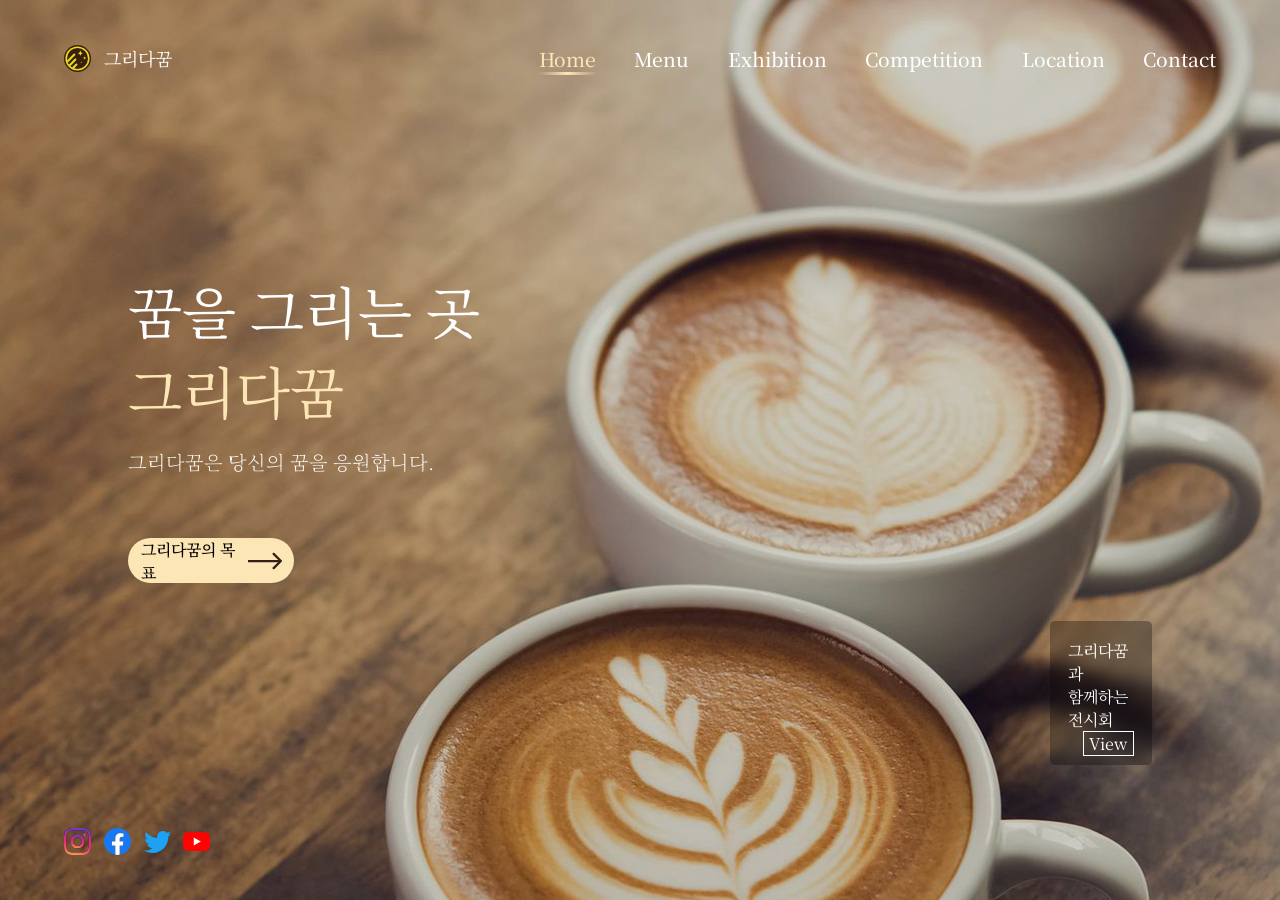
<file: index.html>
<!DOCTYPE html>
<html lang="en">
<head>
  <meta charset="UTF-8">
  <meta http-equiv="X-UA-Compatible" content="IE=edge">
  <meta name="viewport" content="width=device-width, initial-scale=1.0">
  <title>Document</title>
  <link rel="stylesheet" href="./css/form.css">
  <link rel="stylesheet" href="./css/index.css">
</head>
<body>
  <header>
    <nav>
      <div id="title">
        <div>
          <img src="./css/image/cafe_logo.svg" alt="">
        </div>
        <h1>그리다꿈</h1>
      </div>
      <ul id="menu">
          <li>
            <h2>
              <a href="./index.html">Home</a>
            </h2>
            <ul class="menu_sub">
              <li>
                <a href="./index.html">소개</a>
              </li>
            </ul>
          </li>
          <li>
            <h2>
              <a href="./menu.html">Menu</a>
            </h2>
            <ul class="menu_sub">
              <li>
                <a href="./menu-coffee.html">커피</a>
              </li>
              <li>
                <a href="./menu-coffee.html">음료</a>
              </li>
              <li>
                <a href="./menu-coffee.html">차</a>
              </li>
              <li>
                <a href="./menu-coffee.html">디저트</a>
              </li>
            </ul>
          </li>
          <li>
            <h2>
              <a href="./Exhibition.html">Exhibition</a>
            </h2>
            <ul class="menu_sub">
              <li>
                <a href="./Exhibition.html">전시목록</a>
              </li>
              <li>
                <a href="./exhibition-sub.html">전시일정</a>
              </li>
              <li>
                <a href="./exhibition-review.html">후기</a>
              </li>
            </ul>
          </li>
          <li>
            <h2>
              <a href="./competition.html">Competition</a>
            </h2>
            <ul class="menu_sub">
              <li>
                <a href="./competition.html">공모전일정</a>
              </li>
              <li>
                <a href="./competition.html">수상작품</a>
              </li>
              <li>
                <a href="./competition.html">응모하기</a>
              </li>
            </ul>
          </li>
          <li>
            <h2>
              <a href="./location.html">Location</a>
            </h2>
            <ul class="menu_sub">
              <li>
                <a href="./location.html">매장안내</a>
              </li>
            </ul>
          </li>
          <li>
            <h2>
              <a href="./contact.html">Contact</a>
            </h2>
            <ul class="menu_sub">
              <li>
                <a href="./contact.html">가맹안내</a>
              </li>
            </ul>
          </li>
        <div id="menuBg"></div>
        </ul>
    </nav>
    <section>
    </section>
  </header>
  <div id="mainBg">
    <div></div>
    <div></div>
  </div>
  <main>
    <section>
      <div>
        <h1>꿈을 그리는 곳</br><span>그리다꿈</span></h1>
        <p>그리다꿈은 당신의 꿈을 응원합니다.</p>
      </div>
      <div>
        <h3>그리다꿈의 목표</h3>
        <div>
          <img src="./css/image/Arrow.svg" alt="">
        </div>
      </div>
    </section>
    <div id="mainPopup">
      <div>
        그리다꿈과</br>함께하는</br>전시회
      </div>
      <div>
        <p>View</p>
      </div>
    </div>
    <div id="social">
      <div>
        <img src="./css/image/Instagram.svg" alt="">
      </div>
      <div>
        <img src="./css/image/Facebook.svg" alt="">
      </div>
      <div>
        <img src="./css/image/Vector.svg" alt="">
      </div>
      <div>
        <img src="./css/image/YouTube.svg" alt="">
      </div>
    </div>
  </main>
  <footer></footer>
  <script type="module" src="./js/form.js"></script>
  <script type="module" src="./js/index.js"></script>
</body>
</html>
</file>
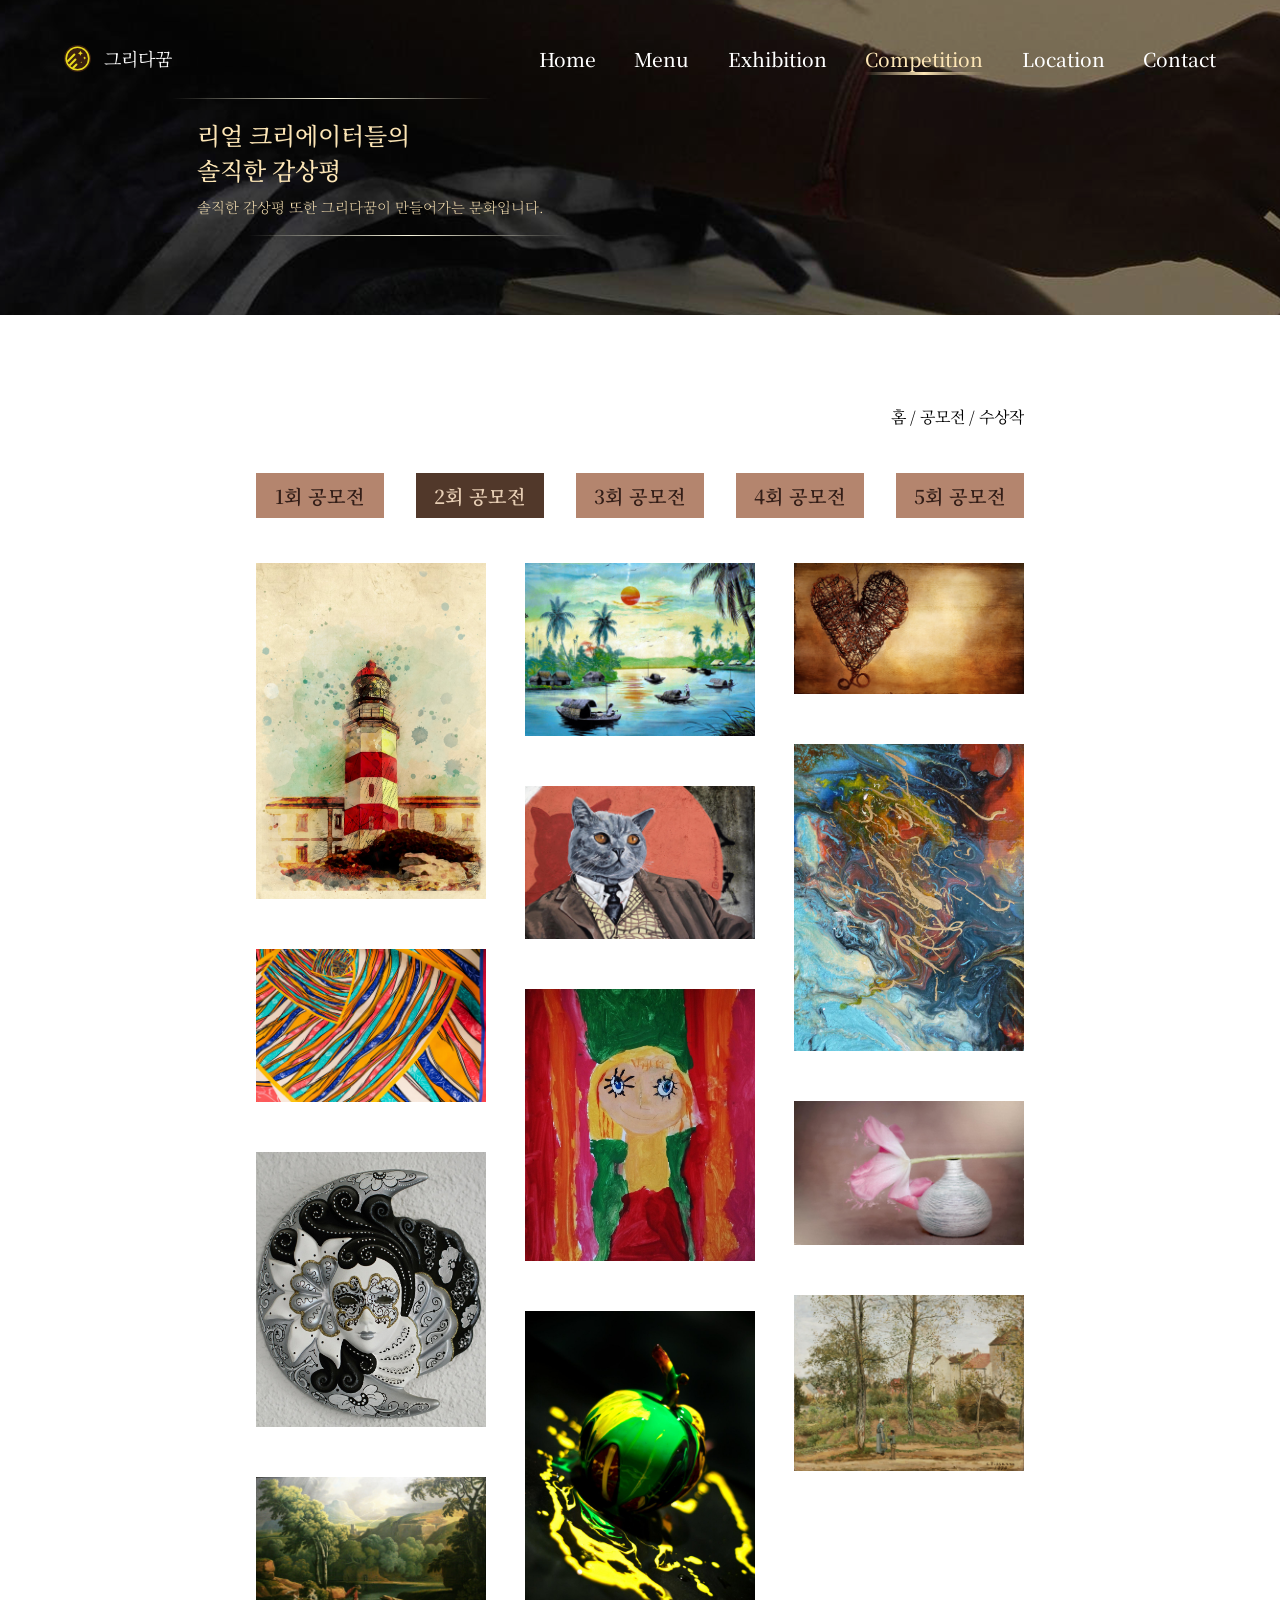
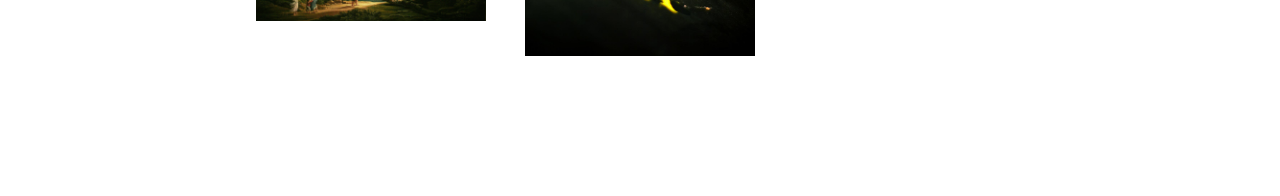
<file: competition.html>
<!DOCTYPE html>
<html lang="en">
<head>
  <meta charset="UTF-8">
  <meta http-equiv="X-UA-Compatible" content="IE=edge">
  <meta name="viewport" content="width=device-width, initial-scale=1.0">
  <title>Document</title>
  <link rel="stylesheet" href="./css/form.css">
  <link rel="stylesheet" href="./css/competition.css">
</head>
<body>
  <header>
    <nav>
      <div id="title">
        <div>
          <img src="./css/image/cafe_logo.svg" alt="">
        </div>
        <h1>그리다꿈</h1>
      </div>
      <ul id="menu">
          <li>
            <h2>
              <a href="./index.html">Home</a>
            </h2>
            <ul class="menu_sub">
              <li>
                <a href="./index.html">소개</a>
              </li>
            </ul>
          </li>
          <li>
            <h2>
              <a href="./menu.html">Menu</a>
            </h2>
            <ul class="menu_sub">
              <li>
                <a href="./menu-coffee.html">커피</a>
              </li>
              <li>
                <a href="./menu-coffee.html">음료</a>
              </li>
              <li>
                <a href="./menu-coffee.html">차</a>
              </li>
              <li>
                <a href="./menu-coffee.html">디저트</a>
              </li>
            </ul>
          </li>
          <li>
            <h2>
              <a href="./Exhibition.html">Exhibition</a>
            </h2>
            <ul class="menu_sub">
              <li>
                <a href="./Exhibition.html">전시목록</a>
              </li>
              <li>
                <a href="./exhibition-sub.html">전시일정</a>
              </li>
              <li>
                <a href="./exhibition-review.html">후기</a>
              </li>
            </ul>
          </li>
          <li>
            <h2>
              <a href="./competition.html">Competition</a>
            </h2>
            <ul class="menu_sub">
              <li>
                <a href="./competition.html">공모전일정</a>
              </li>
              <li>
                <a href="./competition.html">수상작품</a>
              </li>
              <li>
                <a href="./competition.html">응모하기</a>
              </li>
            </ul>
          </li>
          <li>
            <h2>
              <a href="./location.html">Location</a>
            </h2>
            <ul class="menu_sub">
              <li>
                <a href="./location.html">매장안내</a>
              </li>
            </ul>
          </li>
          <li>
            <h2>
              <a href="./contact.html">Contact</a>
            </h2>
            <ul class="menu_sub">
              <li>
                <a href="./contact.html">가맹안내</a>
              </li>
            </ul>
          </li>
        <div id="menuBg"></div>
        </ul>
    </nav>
    <section>
    </section>
  </header>
  <main>
    <div id="headBg">
      <div>
        <div class="dark"></div>
        <div class="menu-left">
          <div>
            <div class="menu-line"></div>
            <div>
              <h2>리얼 크리에이터들의</br>솔직한 감상평</h2>
              <p>솔직한 감상평 또한 그리다꿈이 만들어가는 문화입니다.</p>
            </div>
            <div class="menu-line"></div>
          </div>
        </div>
      </div>
    </div>
    <section>
      <div>
        <p>홈 / 공모전 / 수상작</p>
      </div>
      <div>
        <div>
          <div>1회 공모전</div>
          <div class="clickmenu">2회 공모전</div>
          <div>3회 공모전</div>
          <div>4회 공모전</div>
          <div>5회 공모전</div>
        </div>
        <div>
          <div>
            <img src="./css/image/competition/1.jpg" alt="">
            <img src="./css/image/competition/2.jpg" alt="">
            <img src="./css/image/competition/3.jpg" alt="">
            <img src="./css/image/competition/4.jpg" alt="">
          </div>
          <div>
            <img src="./css/image/competition/5.jpg" alt="">
            <img src="./css/image/competition/6.jpg" alt="">
            <img src="./css/image/competition/7.jpg" alt="">
            <img src="./css/image/competition/8.jpg" alt="">
          </div>
          <div>
            <img src="./css/image/competition/9.jpg" alt="">
            <img src="./css/image/competition/10.jpg" alt="">
            <img src="./css/image/competition/11.jpg" alt="">
            <img src="./css/image/competition/12.jpg" alt="">
          </div>
        </div>
      </div>
    </section>
  </main>
  <script type="module" src="./js/form.js"></script>
  <script type="module" src="./js/competition.js"></script>
</body>
</html>
</file>
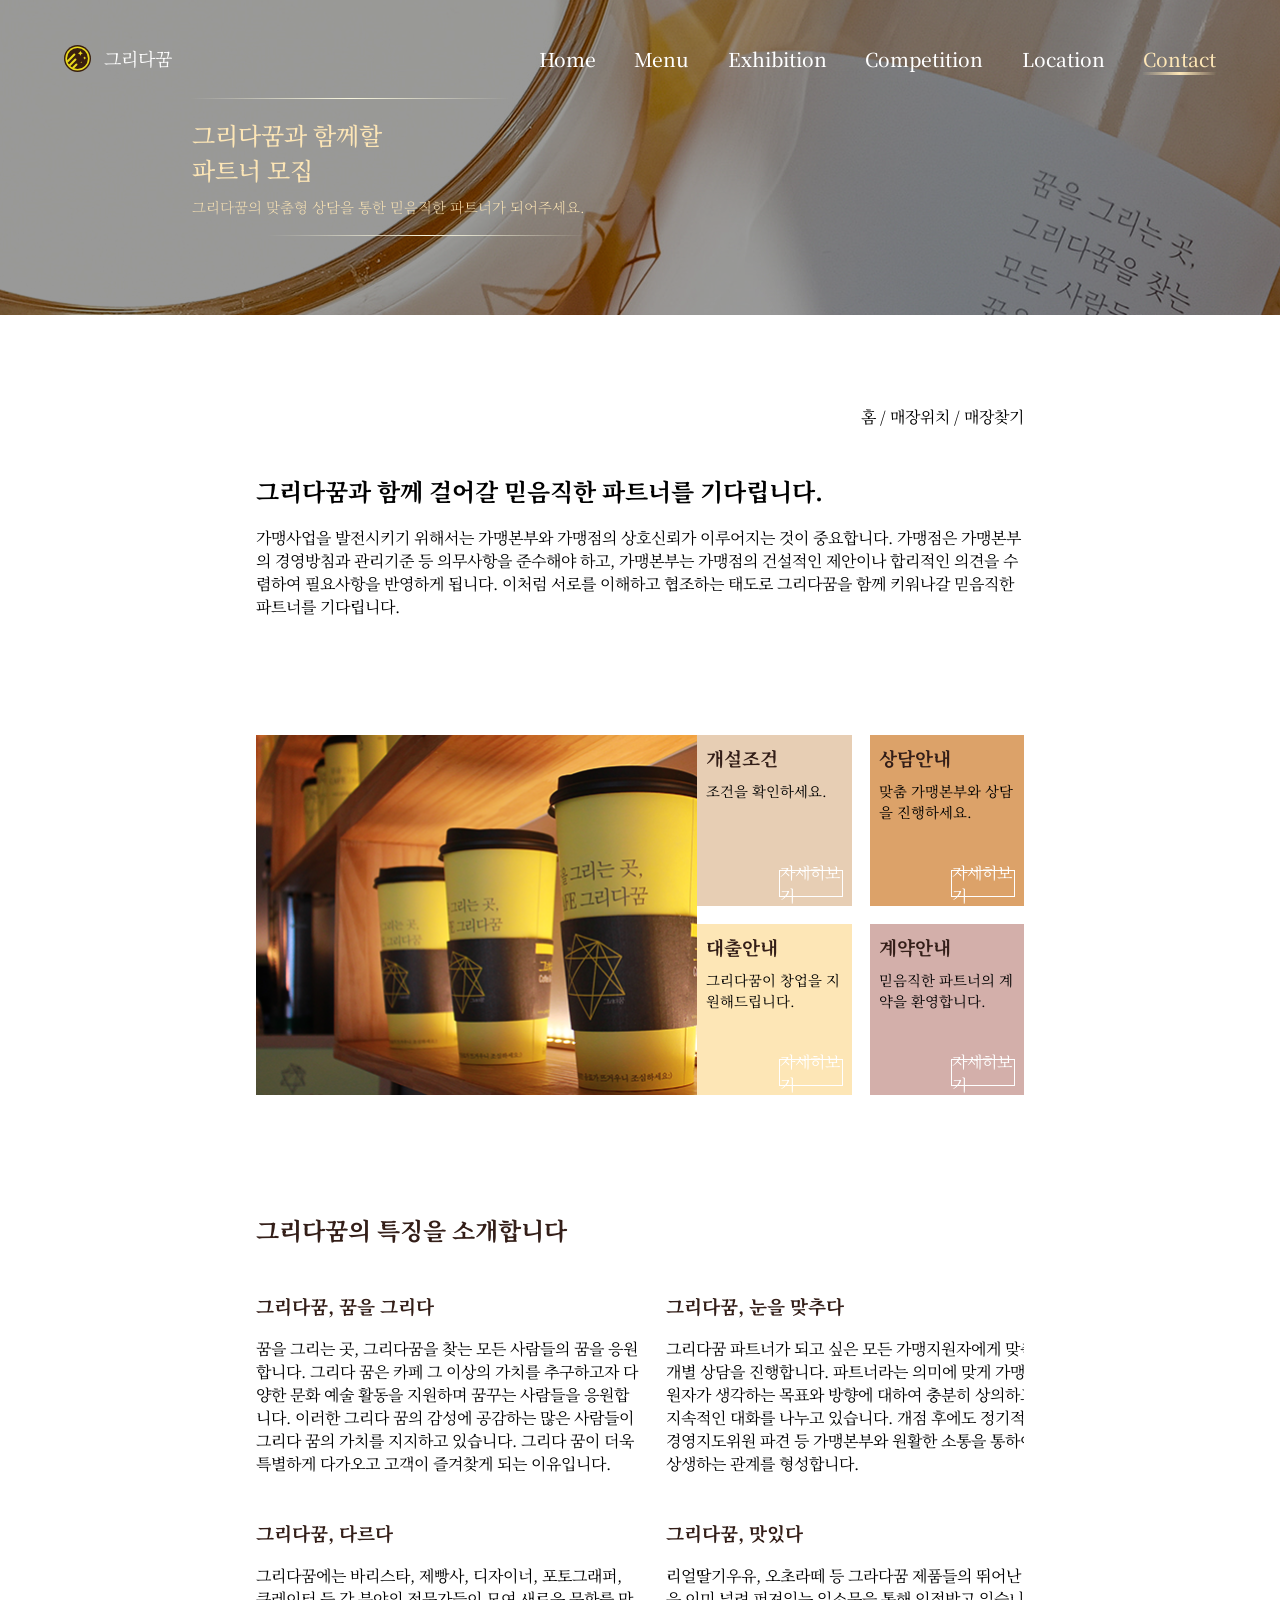
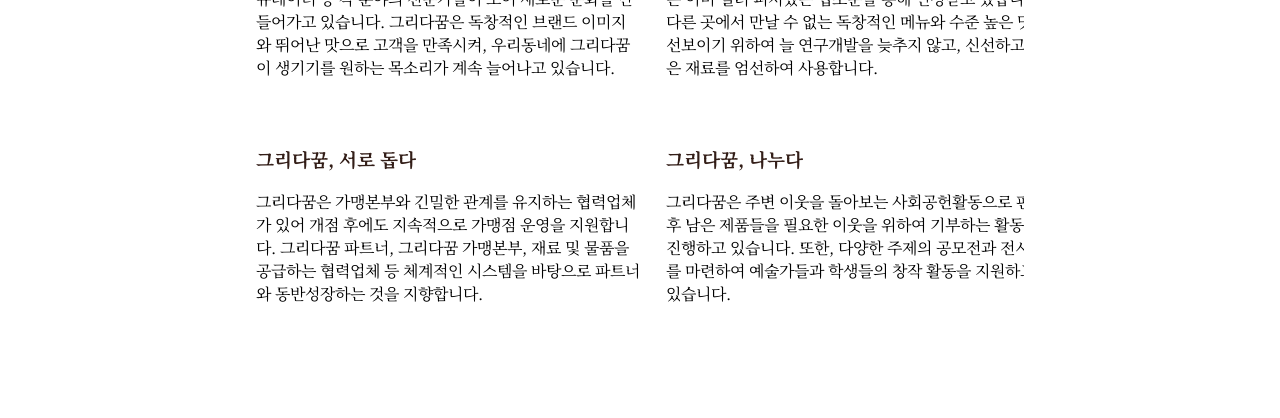
<file: contact.html>
<!DOCTYPE html>
<html lang="en">
<head>
  <meta charset="UTF-8">
  <meta http-equiv="X-UA-Compatible" content="IE=edge">
  <meta name="viewport" content="width=device-width, initial-scale=1.0">
  <title>Document</title>
  <link rel="stylesheet" href="./css/form.css">
  <link rel="stylesheet" href="./css/contact.css">
</head>
<body>
  <header>
    <nav>
      <div id="title">
        <div>
          <img src="./css/image/cafe_logo.svg" alt="">
        </div>
        <h1>그리다꿈</h1>
      </div>
      <ul id="menu">
          <li>
            <h2>
              <a href="./index.html">Home</a>
            </h2>
            <ul class="menu_sub">
              <li>
                <a href="./index.html">소개</a>
              </li>
            </ul>
          </li>
          <li>
            <h2>
              <a href="./menu.html">Menu</a>
            </h2>
            <ul class="menu_sub">
              <li>
                <a href="./menu-coffee.html">커피</a>
              </li>
              <li>
                <a href="./menu-coffee.html">음료</a>
              </li>
              <li>
                <a href="./menu-coffee.html">차</a>
              </li>
              <li>
                <a href="./menu-coffee.html">디저트</a>
              </li>
            </ul>
          </li>
          <li>
            <h2>
              <a href="./Exhibition.html">Exhibition</a>
            </h2>
            <ul class="menu_sub">
              <li>
                <a href="./Exhibition.html">전시목록</a>
              </li>
              <li>
                <a href="./exhibition-sub.html">전시일정</a>
              </li>
              <li>
                <a href="./exhibition-review.html">후기</a>
              </li>
            </ul>
          </li>
          <li>
            <h2>
              <a href="./competition.html">Competition</a>
            </h2>
            <ul class="menu_sub">
              <li>
                <a href="./competition.html">공모전일정</a>
              </li>
              <li>
                <a href="./competition.html">수상작품</a>
              </li>
              <li>
                <a href="./competition.html">응모하기</a>
              </li>
            </ul>
          </li>
          <li>
            <h2>
              <a href="./location.html">Location</a>
            </h2>
            <ul class="menu_sub">
              <li>
                <a href="./location.html">매장안내</a>
              </li>
            </ul>
          </li>
          <li>
            <h2>
              <a href="./contact.html">Contact</a>
            </h2>
            <ul class="menu_sub">
              <li>
                <a href="./contact.html">가맹안내</a>
              </li>
            </ul>
          </li>
        <div id="menuBg"></div>
        </ul>
    </nav>
    <section>
    </section>
  </header>
  <main>
    <div id="headBg">
      <div>
        <div class="dark"></div>
        <div class="menu-left">
          <div>
            <div class="menu-line"></div>
            <div>
              <h2>그리다꿈과 함께할</br>파트너 모집</h2>
              <p>그리다꿈의 맞춤형 상담을 통한 믿음직한 파트너가 되어주세요.</p>
            </div>
            <div class="menu-line"></div>
          </div>
        </div>
      </div>
    </div>
    <section>
      <div>
        <p>홈 / 매장위치 / 매장찾기</p>
      </div>
      <div>
        <div>
          <h2>그리다꿈과 함께 걸어갈 믿음직한 파트너를 기다립니다.</h2>
          <p>가맹사업을 발전시키기 위해서는 가맹본부와 가맹점의 상호신뢰가 이루어지는 것이 중요합니다. 가맹점은 가맹본부의 경영방침과 관리기준 등 의무사항을 준수해야 하고, 가맹본부는 가맹점의 건설적인 제안이나 
            합리적인 의견을 수렴하여 필요사항을 반영하게 됩니다. 이처럼 서로를 이해하고 협조하는 태도로 그리다꿈을 함께 키워나갈 믿음직한 파트너를 기다립니다.</p>
        </div>
        <div>
          <div></div>
          <div>
            <div class="contactBox">
              <div>
                <h3>개설조건</h3>
                <p>조건을 확인하세요.</p>
              </div>
              <div>
                <div>자세히보기</div>
              </div>
            </div>
            <div class="contactBox">
              <div>
                <h3>상담안내</h3>
                <p>맞춤 가맹본부와 상담을 진행하세요.</p>
              </div>
              <div>
                <div>자세히보기</div>
              </div>
            </div>
            <div class="contactBox">
              <div>
                <h3>대출안내</h3>
                <p>그리다꿈이 창업을 지원해드립니다.</p>
              </div>
              <div>
                <div>자세히보기</div>
              </div>
            </div>
            <div class="contactBox">
              <div>
                <h3>계약안내</h3>
                <p>믿음직한 파트너의 계약을 환영합니다.</p>
              </div>
              <div>
                <div>자세히보기</div>
              </div>
            </div>
          </div>
        </div>
        <div>
          <h2>그리다꿈의 특징을 소개합니다</h2>
          <div>

            <div>
              <h3>그리다꿈, 꿈을 그리다</h3>
              <p>꿈을 그리는 곳, 그리다꿈을 찾는 모든 사람들의 꿈을 응원합니다. 그리다 꿈은 카페 그 이상의 가치를 추구하고자 다양한 문화 예술 
                활동을 지원하며 꿈꾸는 사람들을 응원합니다. 이러한 그리다 꿈의 감성에 공감하는 많은 사람들이 그리다 꿈의 가치를 지지하고 있습니다. 그리다 꿈이 더욱 특별하게 다가오고 고객이 즐겨찾게 되는 이유입니다.</p>
            </div>
            <div>
              <h3>그리다꿈, 눈을 맞추다</h3>
              <p>그리다꿈 파트너가 되고 싶은 모든 가맹지원자에게 맞춤식 개별 
                상담을 진행합니다. 파트너라는 의미에 맞게 가맹지원자가 생각하는 목표와 방향에 대하여 충분히 상의하고 지속적인 대화를 나누고 있습니다. 개점 후에도 정기적인 경영지도위원 파견 등 가맹본부와 원활한 소통을 통하여 상생하는 관계를 형성합니다.</p>
            </div>
            <div>
              <h3>그리다꿈, 다르다</h3>
              <p>그리다꿈에는 바리스타, 제빵사, 디자이너, 포토그래퍼, 큐레이터 등 각 분야의 전문가들이 모여 새로운 문화를 만들어가고 있습니다. 그리다꿈은 독창적인 브랜드 이미지와 뛰어난 맛으로 고객을 만족시켜, 우리동네에 그리다꿈이 생기기를 원하는 목소리가 계속 늘어나고 있습니다.</p>
            </div>
            <div>
              <h3>그리다꿈, 맛있다</h3>
              <p>리얼딸기우유, 오초라떼 등 그라다꿈 제품들의 뛰어난 맛은 이미 널려 퍼져있는 입소문을 통해 인정받고 있습니다. 다른 곳에서 만날 수 없는 독창적인 메뉴와 수준 높은 맛을 선보이기 위하여 늘 연구개발을 늦추지 않고, 신선하고 좋은 재료를 엄선하여 사용합니다.</p>
            </div>
            <div>
              <h3>그리다꿈, 서로 돕다</h3>
              <p>그리다꿈은 가맹본부와 긴밀한 관계를 유지하는 협력업체가 있어 개점 후에도 지속적으로 가맹점 운영을 지원합니다. 그리다꿈 파트너, 그리다꿈 가맹본부, 재료 및 물품을 공급하는 협력업체 등 체계적인 시스템을 바탕으로 파트너와 동반성장하는 것을 지향합니다.</p>
            </div>
            <div>
              <h3>그리다꿈, 나누다</h3>
              <p>그리다꿈은 주변 이웃을 돌아보는 사회공헌활동으로 판매 후 남은 제품들을 필요한 이웃을 위하여 기부하는 활동을 진행하고 있습니다. 또한, 다양한 주제의 공모전과 전시회를 마련하여 예술가들과 학생들의 창작 활동을 지원하고 있습니다.</p>
            </div>
          </div>
        </div>
      </div>
    </section>
  </main>
  <script type="module" src="./js/form.js"></script>
  <script type="module" src="./js/contact.js"></script>
</body>
</html>
</file>
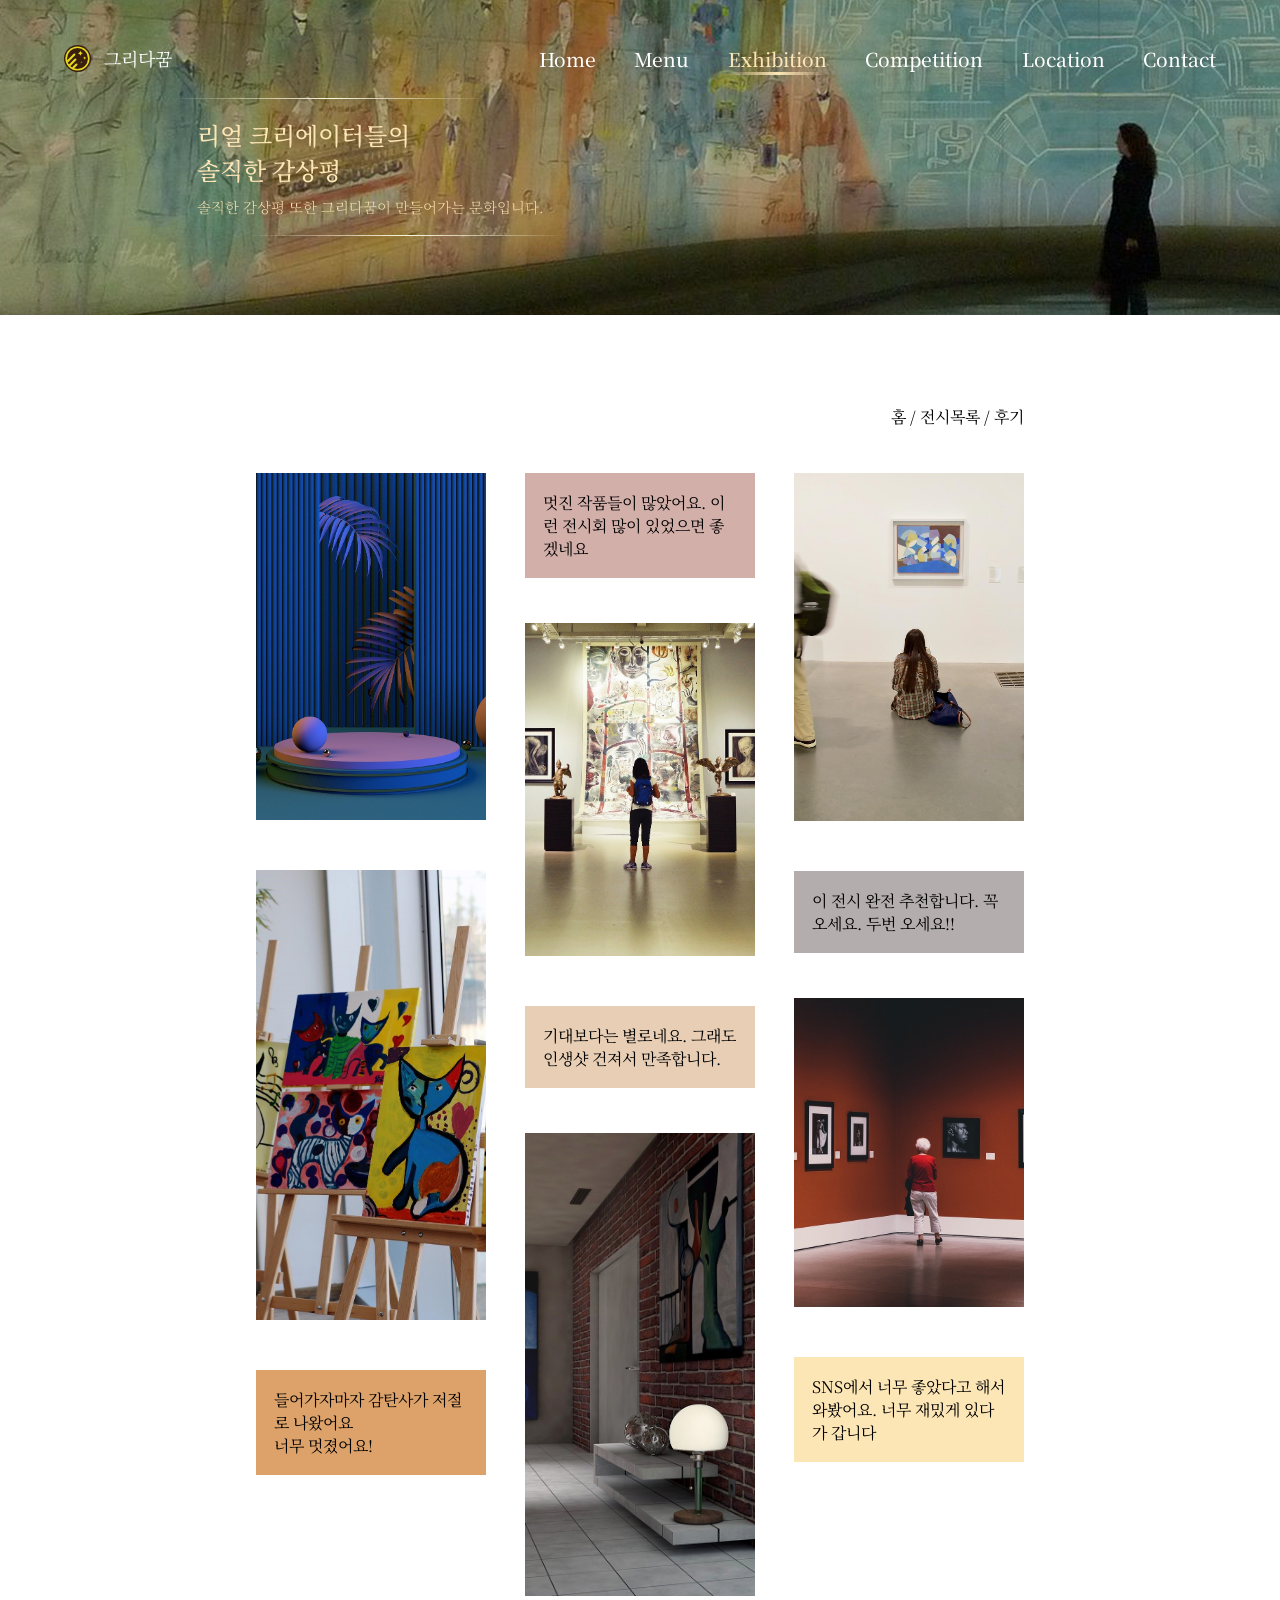
<file: exhibition-review.html>
<!DOCTYPE html>
<html lang="en">
<head>
  <meta charset="UTF-8">
  <meta http-equiv="X-UA-Compatible" content="IE=edge">
  <meta name="viewport" content="width=device-width, initial-scale=1.0">
  <title>Document</title>
  <link rel="stylesheet" href="./css/form.css">
  <link rel="stylesheet" href="./css/exhibition-review.css">
</head>
<body>
  <header>
    <nav>
      <div id="title">
        <div>
          <img src="./css/image/cafe_logo.svg" alt="">
        </div>
        <h1>그리다꿈</h1>
      </div>
      <ul id="menu">
          <li>
            <h2>
              <a href="./index.html">Home</a>
            </h2>
            <ul class="menu_sub">
              <li>
                <a href="./index.html">소개</a>
              </li>
            </ul>
          </li>
          <li>
            <h2>
              <a href="./menu.html">Menu</a>
            </h2>
            <ul class="menu_sub">
              <li>
                <a href="./menu-coffee.html">커피</a>
              </li>
              <li>
                <a href="./menu-coffee.html">음료</a>
              </li>
              <li>
                <a href="./menu-coffee.html">차</a>
              </li>
              <li>
                <a href="./menu-coffee.html">디저트</a>
              </li>
            </ul>
          </li>
          <li>
            <h2>
              <a href="./Exhibition.html">Exhibition</a>
            </h2>
            <ul class="menu_sub">
              <li>
                <a href="./Exhibition.html">전시목록</a>
              </li>
              <li>
                <a href="./exhibition-sub.html">전시일정</a>
              </li>
              <li>
                <a href="./exhibition-review.html">후기</a>
              </li>
            </ul>
          </li>
          <li>
            <h2>
              <a href="./competition.html">Competition</a>
            </h2>
            <ul class="menu_sub">
              <li>
                <a href="./competition.html">공모전일정</a>
              </li>
              <li>
                <a href="./competition.html">수상작품</a>
              </li>
              <li>
                <a href="./competition.html">응모하기</a>
              </li>
            </ul>
          </li>
          <li>
            <h2>
              <a href="./location.html">Location</a>
            </h2>
            <ul class="menu_sub">
              <li>
                <a href="./location.html">매장안내</a>
              </li>
            </ul>
          </li>
          <li>
            <h2>
              <a href="./contact.html">Contact</a>
            </h2>
            <ul class="menu_sub">
              <li>
                <a href="./contact.html">가맹안내</a>
              </li>
            </ul>
          </li>
        <div id="menuBg"></div>
        </ul>
    </nav>
    <section>
    </section>
  </header>
  <main>
    <div id="headBg">
      <div>
        <div class="dark"></div>
        <div class="menu-left">
          <div>
            <div class="menu-line"></div>
            <div>
              <h2>리얼 크리에이터들의</br>솔직한 감상평</h2>
              <p>솔직한 감상평 또한 그리다꿈이 만들어가는 문화입니다.</p>
            </div>
            <div class="menu-line"></div>
          </div>
        </div>
      </div>
    </div>
    <section>
      <div>
        <p>홈 / 전시목록 / 후기</p>
      </div>
      <div>
        <div>
          <img src="./css/image/review/1.jpg" alt="">
          <img src="./css/image/review/2.jpg" alt="">
          <div class="textColor">들어가자마자 감탄사가 저절로 나왔어요</br>너무 멋졌어요!</div>
        </div>
        <div>
          <div class="textColor">
            멋진 작품들이 많았어요. 이런 전시회 많이 있었으면 좋겠네요
          </div>
          <img src="./css/image/review/3.jpg" alt="">
          <div class="textColor">
            기대보다는 별로네요. 그래도 인생샷 건져서 만족합니다.
          </div>
          <img src="./css/image/review/4.jpg" alt="">
        </div>
        <div>
          <img src="./css/image/review/5.jpg" alt="">
          <div class="textColor">이 전시 완전 추천합니다. 꼭 오세요. 두번 오세요!!</div>
          <img src="./css/image/review/6.jpg" alt="">
          <div class="textColor">SNS에서 너무 좋았다고 해서 와봤어요. 너무 재밌게 있다가 갑니다</div>
        </div>
      </div>
    </section>
  </main>
  <script type="module" src="./js/form.js"></script>
  <script type="module" src="./js/exhibition-review.js"></script>
</body>
</html>
</file>
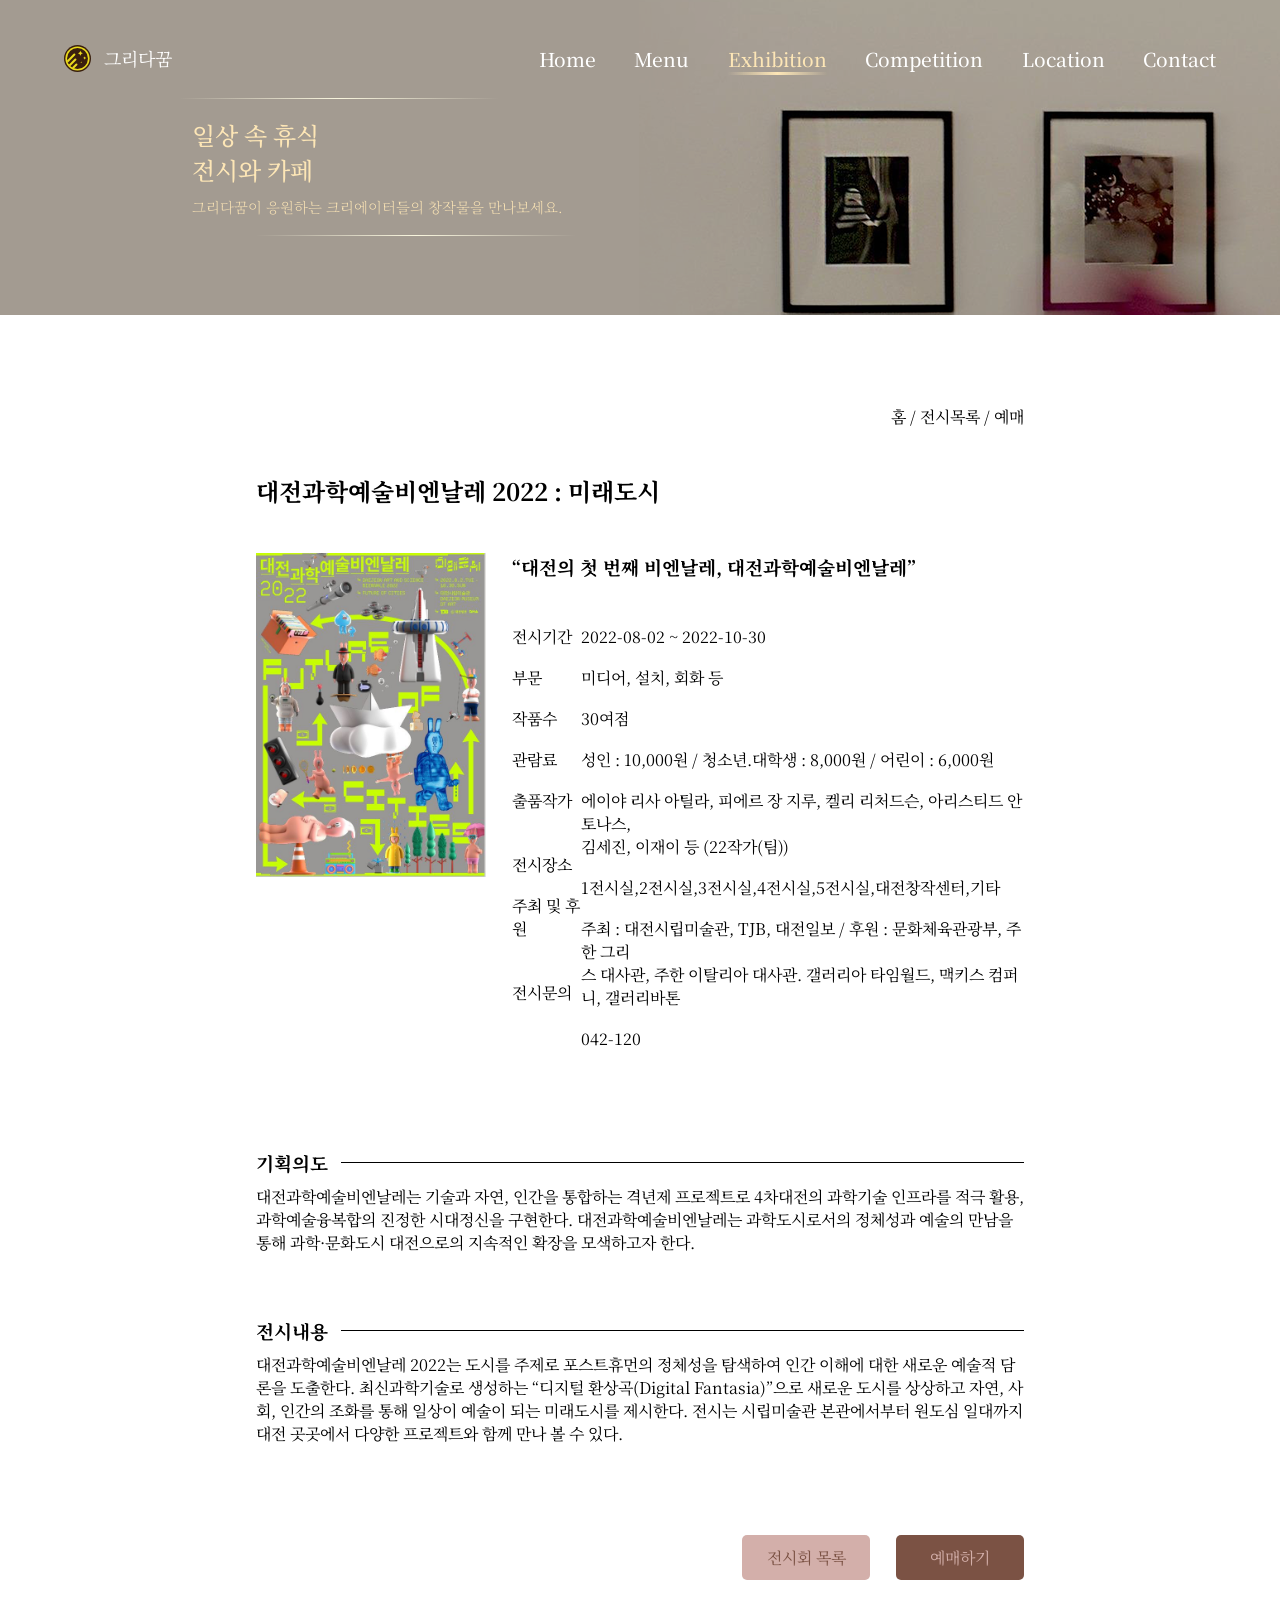
<file: exhibition-sub.html>
<!DOCTYPE html>
<html lang="en">
<head>
  <meta charset="UTF-8">
  <meta http-equiv="X-UA-Compatible" content="IE=edge">
  <meta name="viewport" content="width=device-width, initial-scale=1.0">
  <title>Document</title>
  <link rel="stylesheet" href="./css/form.css">
  <link rel="stylesheet" href="./css/exhibition-sub.css">
</head>
<body>
  <header>
    <nav>
      <div id="title">
        <div>
          <img src="./css/image/cafe_logo.svg" alt="">
        </div>
        <h1>그리다꿈</h1>
      </div>
      <ul id="menu">
          <li>
            <h2>
              <a href="./index.html">Home</a>
            </h2>
            <ul class="menu_sub">
              <li>
                <a href="./index.html">소개</a>
              </li>
            </ul>
          </li>
          <li>
            <h2>
              <a href="./menu.html">Menu</a>
            </h2>
            <ul class="menu_sub">
              <li>
                <a href="./menu-coffee.html">커피</a>
              </li>
              <li>
                <a href="./menu-coffee.html">음료</a>
              </li>
              <li>
                <a href="./menu-coffee.html">차</a>
              </li>
              <li>
                <a href="./menu-coffee.html">디저트</a>
              </li>
            </ul>
          </li>
          <li>
            <h2>
              <a href="./Exhibition.html">Exhibition</a>
            </h2>
            <ul class="menu_sub">
              <li>
                <a href="./Exhibition.html">전시목록</a>
              </li>
              <li>
                <a href="./exhibition-sub.html">전시일정</a>
              </li>
              <li>
                <a href="./exhibition-review.html">후기</a>
              </li>
            </ul>
          </li>
          <li>
            <h2>
              <a href="./competition.html">Competition</a>
            </h2>
            <ul class="menu_sub">
              <li>
                <a href="./competition.html">공모전일정</a>
              </li>
              <li>
                <a href="./competition.html">수상작품</a>
              </li>
              <li>
                <a href="./competition.html">응모하기</a>
              </li>
            </ul>
          </li>
          <li>
            <h2>
              <a href="./location.html">Location</a>
            </h2>
            <ul class="menu_sub">
              <li>
                <a href="./location.html">매장안내</a>
              </li>
            </ul>
          </li>
          <li>
            <h2>
              <a href="./contact.html">Contact</a>
            </h2>
            <ul class="menu_sub">
              <li>
                <a href="./contact.html">가맹안내</a>
              </li>
            </ul>
          </li>
        <div id="menuBg"></div>
        </ul>
    </nav>
    <section>
    </section>
  </header>
  <main>
    <div id="headBg">
      <div>
        <div class="dark"></div>
        <div class="menu-left">
          <div>
            <div class="menu-line"></div>
            <div>
              <h2>일상 속 휴식</br>전시와 카페</h2>
              <p>그리다꿈이 응원하는 크리에이터들의 창작물을 만나보세요.</p>
            </div>
            <div class="menu-line"></div>
          </div>
        </div>
      </div>
    </div>
    <section>
      <div>
        <p>홈 / 전시목록 / 예매</p>
      </div>
      <div>
        <div>
          <h2>대전과학예술비엔날레 2022 : 미래도시</h2>
        </div>
        <div>
          <div><img src="./css/image/poster/대전과학예술비엔날레 2022_미래도시.jpg" alt=""></div>
          <div>
            <h3>“대전의 첫 번째 비엔날레, 대전과학예술비엔날레”</h3>
            <div>
              <div>
                <p>전시기간</p>
                <p>부문</p>
                <p>작품수</p>
                <p>관람료</p>
                <p>출품작가</br></br></p>
                <p>전시장소</p>
                <p>주최 및 후원</br></br></p>
                <p>전시문의</p>
              </div>
              <div>
                <p>2022-08-02 ~ 2022-10-30</p>
                <p>미디어, 설치, 회화 등</p>
                <p>30여점</p>
                <p>성인 : 10,000원 / 청소년.대학생 : 8,000원 / 어린이 : 6,000원</p>
                <p>에이야 리사 아틸라, 피에르 장 지루, 켈리 리처드슨, 아리스티드 안토나스, </br>김세진, 이재이 등 (22작가(팀))</p>
                <p>1전시실,2전시실,3전시실,4전시실,5전시실,대전창작센터,기타</p>
                <p>주최 : 대전시립미술관, TJB, 대전일보 / 후원 : 문화체육관광부, 주한 그리</br>스 대사관, 주한 이탈리아 대사관. 갤러리아 타임월드, 맥키스 컴퍼니, 갤러리바톤
                </p>
                <p>042-120</p>
              </div>
            </div>
          </div>
        </div>
        <div>
          <div>
            <h3 class="line">기획의도</h3>
            <p>대전과학예술비엔날레는 기술과 자연, 인간을 통합하는 격년제 프로젝트로 4차대전의 과학기술 인프라를 적극 활용, 과학예술융복합의 진정한 시대정신을 구현한다.
              대전과학예술비엔날레는 과학도시로서의 정체성과 예술의 만남을 통해 과학·문화도시 대전으로의 지속적인 확장을 모색하고자 한다.</p>
          </div>
          <div>
            <h3 class="line">전시내용</h3>
            <p>대전과학예술비엔날레 2022는 도시를 주제로 포스트휴먼의 정체성을 탐색하여 인간 이해에 대한 새로운 예술적 담론을 도출한다.
              최신과학기술로 생성하는 “디지털 환상곡(Digital Fantasia)”으로 새로운 도시를 상상하고 자연, 사회, 인간의 조화를 통해 일상이 예술이 되는 미래도시를 제시한다. 전시는 시립미술관 본관에서부터 원도심 일대까지 대전 곳곳에서 다양한 프로젝트와 함께 만나 볼 수 있다.</p>
          </div>
        </div>
        <div>
          <div>전시회 목록</div>
          <div>예매하기</div>
        </div>
      </div>
    </section>
  </main>
  <script type="module" src="./js/form.js"></script>
  <script type="module" src="./js/exhibition-sub.js"></script>
</body>
</html>
</file>
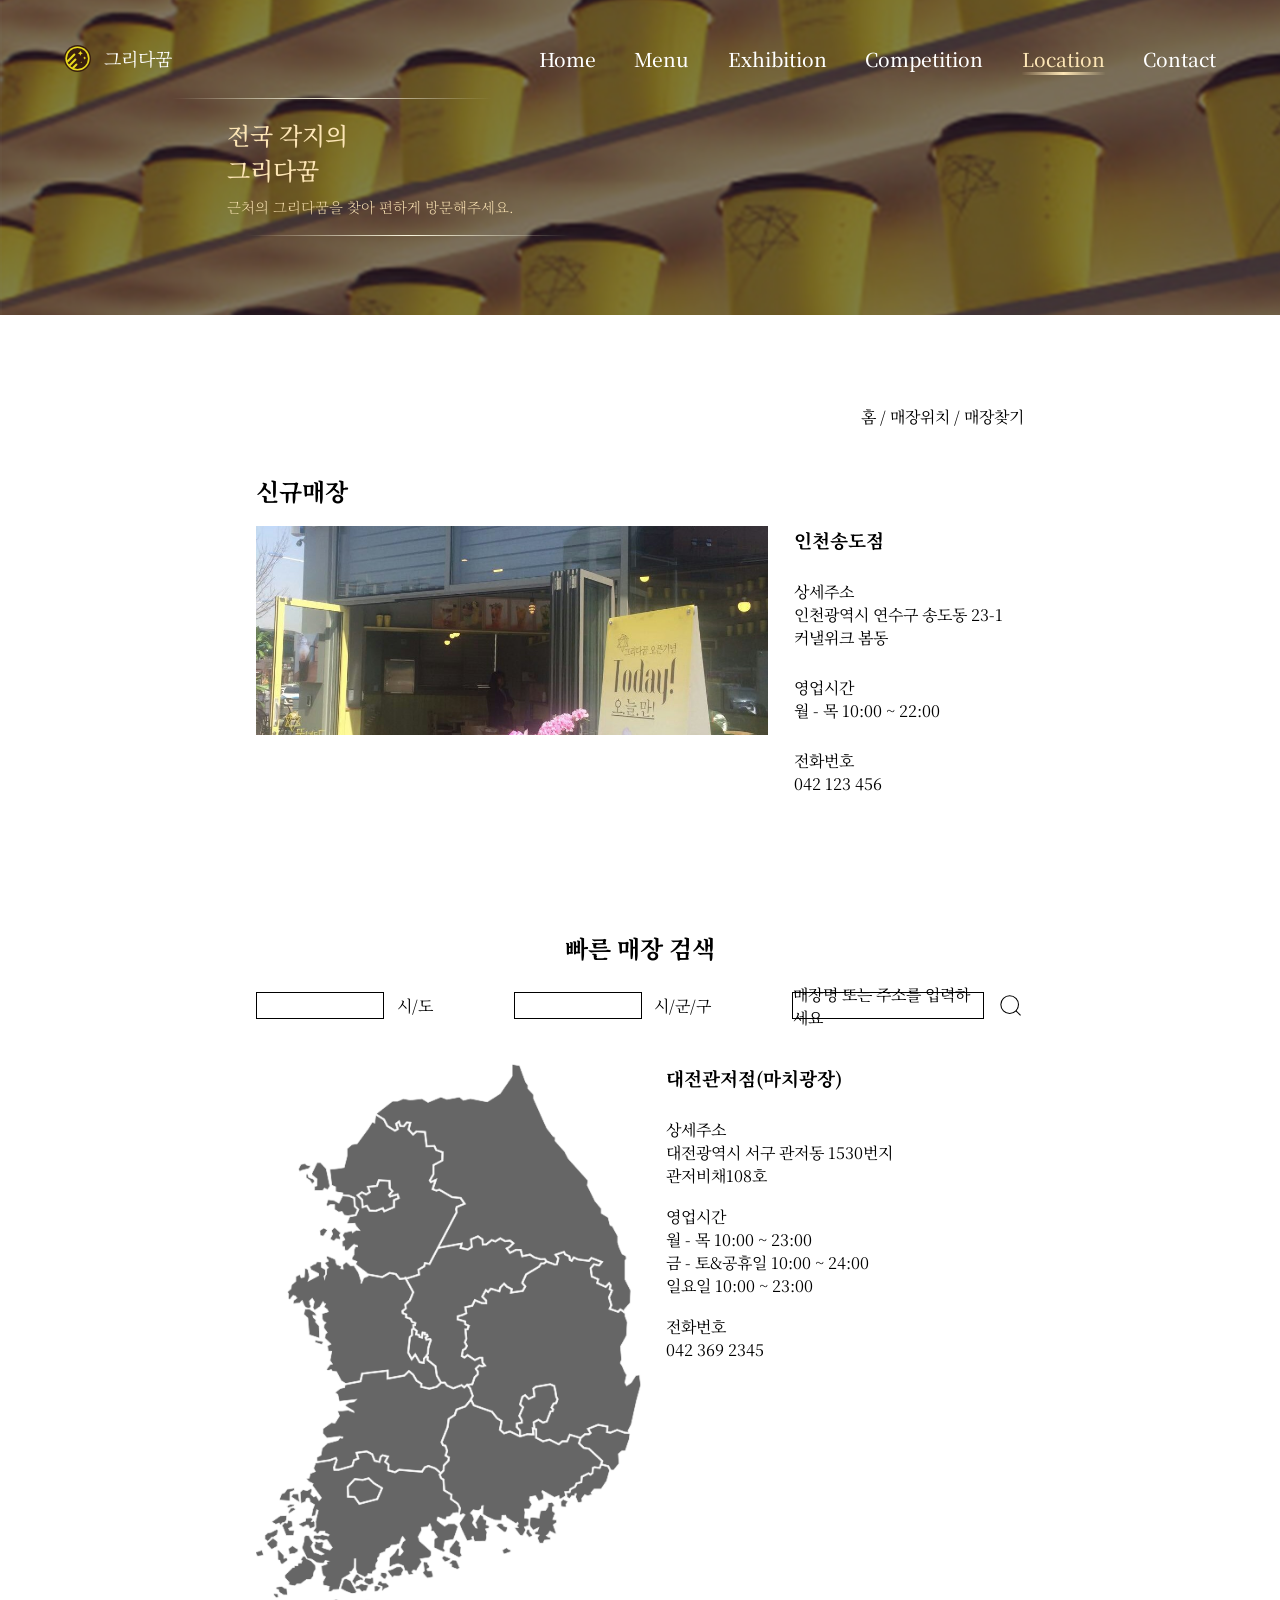
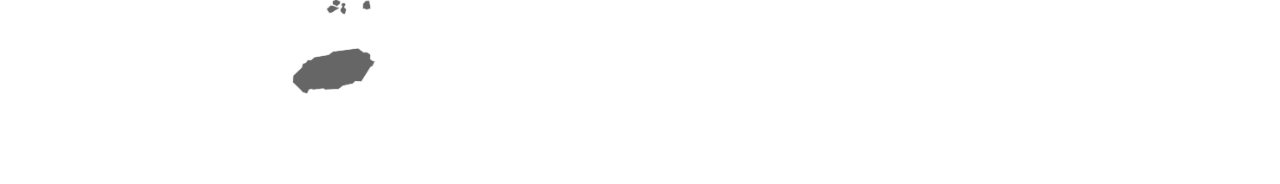
<file: location.html>
<!DOCTYPE html>
<html lang="en">
<head>
  <meta charset="UTF-8">
  <meta http-equiv="X-UA-Compatible" content="IE=edge">
  <meta name="viewport" content="width=device-width, initial-scale=1.0">
  <title>Document</title>
  <link rel="stylesheet" href="./css/form.css">
  <link rel="stylesheet" href="./css/location.css">
</head>
<body>
  <header>
    <nav>
      <div id="title">
        <div>
          <img src="./css/image/cafe_logo.svg" alt="">
        </div>
        <h1>그리다꿈</h1>
      </div>
      <ul id="menu">
          <li>
            <h2>
              <a href="./index.html">Home</a>
            </h2>
            <ul class="menu_sub">
              <li>
                <a href="./index.html">소개</a>
              </li>
            </ul>
          </li>
          <li>
            <h2>
              <a href="./menu.html">Menu</a>
            </h2>
            <ul class="menu_sub">
              <li>
                <a href="./menu-coffee.html">커피</a>
              </li>
              <li>
                <a href="./menu-coffee.html">음료</a>
              </li>
              <li>
                <a href="./menu-coffee.html">차</a>
              </li>
              <li>
                <a href="./menu-coffee.html">디저트</a>
              </li>
            </ul>
          </li>
          <li>
            <h2>
              <a href="./Exhibition.html">Exhibition</a>
            </h2>
            <ul class="menu_sub">
              <li>
                <a href="./Exhibition.html">전시목록</a>
              </li>
              <li>
                <a href="./exhibition-sub.html">전시일정</a>
              </li>
              <li>
                <a href="./exhibition-review.html">후기</a>
              </li>
            </ul>
          </li>
          <li>
            <h2>
              <a href="./competition.html">Competition</a>
            </h2>
            <ul class="menu_sub">
              <li>
                <a href="./competition.html">공모전일정</a>
              </li>
              <li>
                <a href="./competition.html">수상작품</a>
              </li>
              <li>
                <a href="./competition.html">응모하기</a>
              </li>
            </ul>
          </li>
          <li>
            <h2>
              <a href="./location.html">Location</a>
            </h2>
            <ul class="menu_sub">
              <li>
                <a href="./location.html">매장안내</a>
              </li>
            </ul>
          </li>
          <li>
            <h2>
              <a href="./contact.html">Contact</a>
            </h2>
            <ul class="menu_sub">
              <li>
                <a href="./contact.html">가맹안내</a>
              </li>
            </ul>
          </li>
        <div id="menuBg"></div>
        </ul>
    </nav>
    <section>
    </section>
  </header>
  <main>
    <div id="headBg">
      <div>
        <div class="dark"></div>
        <div class="menu-left">
          <div>
            <div class="menu-line"></div>
            <div>
              <h2>전국 각지의</br>그리다꿈</h2>
              <p>근처의 그리다꿈을 찾아 편하게 방문해주세요.</p>
            </div>
            <div class="menu-line"></div>
          </div>
        </div>
      </div>
    </div>
    <section>
      <div>
        <p>홈 / 매장위치 / 매장찾기</p>
      </div>
      <div>
        <section>
          <h2>신규매장</h2>
          <div>
            <div>
              <img src="./css/image/location1.jpg" alt="">
            </div>
            <div>
              <h3>인천송도점</h3>
              <p>상세주소</br>인천광역시 연수구 송도동 23-1</br>커낼위크 봄동</p>
              <p>영업시간</br>월 - 목 10:00 ~ 22:00</p>
              <p>전화번호</br>042 123 456</p>
            </div>
          </div>
        </section>
        <section>
          <h2>빠른 매장 검색</h2>
          <div>
            <div>
              <div></div>
              <div>시/도</div>
            </div>
            <div>
              <div></div>
              <div>시/군/구</div>
            </div>
            <div>
              <div>매장명 또는 주소를 입력하세요</div>
              <div>
                <img src="./css/image/location/search.svg" alt="">
              </div>
            </div>
          </div>
          <div>
            <div>
              <img src="./css/image/map.png" alt="">
            </div>
            <div>
              <h3>대전관저점(마치광장)</h3>
              <p>상세주소</br>대전광역시 서구 관저동 1530번지 
              </br>관저비채108호</p>
              <p>영업시간</br>월 - 목 10:00 ~ 23:00</br>
                금 - 토&공휴일 10:00 ~ 24:00</br>
                일요일 10:00 ~ 23:00</p>
                <p>전화번호</br>
                  042 369 2345</p>
            </div>
          </div>
        </section>
      </div>
    </section>
  </main>
  <script type="module" src="./js/form.js"></script>
  <script type="module" src="./js/location.js"></script>
</body>
</html>
</file>
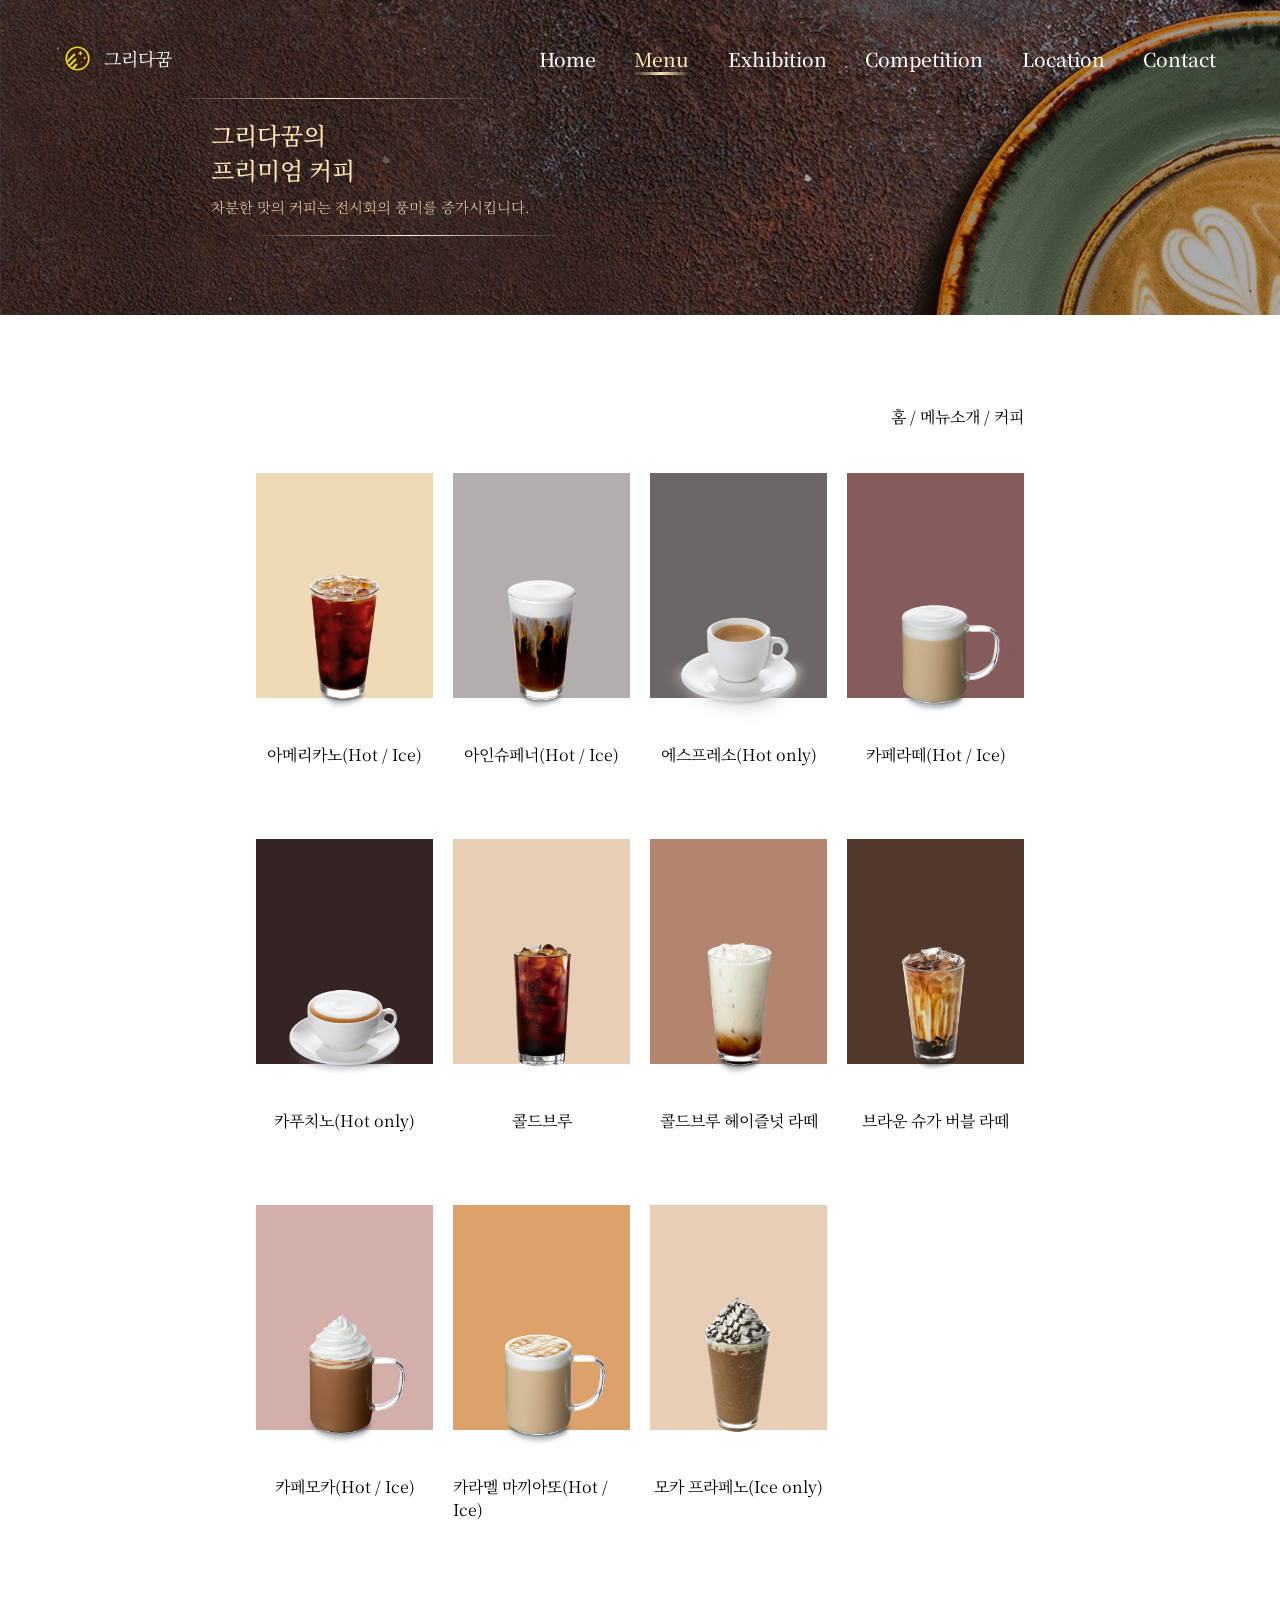
<file: menu-coffee.html>
<!DOCTYPE html>
<html lang="en">
<head>
  <meta charset="UTF-8">
  <meta http-equiv="X-UA-Compatible" content="IE=edge">
  <meta name="viewport" content="width=device-width, initial-scale=1.0">
  <title>Document</title>
  <link rel="stylesheet" href="./css/form.css">
  <link rel="stylesheet" href="./css/menu-coffee.css">
</head>
<body>
  <header>
    <nav>
      <div id="title">
        <div>
          <img src="./css/image/cafe_logo.svg" alt="">
        </div>
        <h1>그리다꿈</h1>
      </div>
      <ul id="menu">
          <li>
            <h2>
              <a href="./index.html">Home</a>
            </h2>
            <ul class="menu_sub">
              <li>
                <a href="./index.html">소개</a>
              </li>
            </ul>
          </li>
          <li>
            <h2>
              <a href="./menu.html">Menu</a>
            </h2>
            <ul class="menu_sub">
              <li>
                <a href="./menu-coffee.html">커피</a>
              </li>
              <li>
                <a href="./menu-coffee.html">음료</a>
              </li>
              <li>
                <a href="./menu-coffee.html">차</a>
              </li>
              <li>
                <a href="./menu-coffee.html">디저트</a>
              </li>
            </ul>
          </li>
          <li>
            <h2>
              <a href="./Exhibition.html">Exhibition</a>
            </h2>
            <ul class="menu_sub">
              <li>
                <a href="./Exhibition.html">전시목록</a>
              </li>
              <li>
                <a href="./exhibition-sub.html">전시일정</a>
              </li>
              <li>
                <a href="./exhibition-review.html">후기</a>
              </li>
            </ul>
          </li>
          <li>
            <h2>
              <a href="./competition.html">Competition</a>
            </h2>
            <ul class="menu_sub">
              <li>
                <a href="./competition.html">공모전일정</a>
              </li>
              <li>
                <a href="./competition.html">수상작품</a>
              </li>
              <li>
                <a href="./competition.html">응모하기</a>
              </li>
            </ul>
          </li>
          <li>
            <h2>
              <a href="./location.html">Location</a>
            </h2>
            <ul class="menu_sub">
              <li>
                <a href="./location.html">매장안내</a>
              </li>
            </ul>
          </li>
          <li>
            <h2>
              <a href="./contact.html">Contact</a>
            </h2>
            <ul class="menu_sub">
              <li>
                <a href="./contact.html">가맹안내</a>
              </li>
            </ul>
          </li>
        <div id="menuBg"></div>
        </ul>
    </nav>
    <section>
    </section>
  </header>
  <main>
    <div id="headBg">
      <div>
        <div class="dark"></div>
        <div class="menu-left">
          <div>
            <div class="menu-line"></div>
            <div>
              <h2>그리다꿈의</br>프리미엄 커피</h2>
              <p>차분한 맛의 커피는 전시회의 풍미를 증가시킵니다.</p>
            </div>
            <div class="menu-line"></div>
          </div>
        </div>
      </div>
    </div>
    <section>
      <div>
        <p>홈 / 메뉴소개 / 커피</p>
      </div>
      <div>
        <div>
          <div>
            <div class="bgColor"></div>
            <div class="top"><img src="./css/image/menu-drink/Americano.png" alt=""></div>
          </div>
          <div>아메리카노(Hot / Ice)</div>
        </div>
        <div>
          <div>
            <div class="bgColor"></div>
            <div class="top">
              <img src="./css/image/menu-drink/Einspener.png" alt="">
            </div>
          </div>
          <div>아인슈페너(Hot / Ice)</div>
        </div>
        <div>
          <div>
            <div class="bgColor"></div>
            <div class="bottom">
              <img src="./css/image/menu-drink/Espresso.png" alt="">
            </div>
          </div>
          <div>에스프레소(Hot only)</div>
        </div>
        <div>
          <div>
            <div class="bgColor"></div>
            <div class="cafe_latte">
              <img src="./css/image/menu-drink/cafe_latte.png" alt="">
            </div>
          </div>
          <div>카페라떼(Hot / Ice)</div>
        </div>
        <div>
          <div>
            <div class="bgColor"></div>
            <div class="bottom">
              <img src="./css/image/menu-drink/cappuccino.png" alt="">
            </div>
          </div>
          <div>카푸치노(Hot only)</div>
        </div>
        <div>
          <div>
            <div class="bgColor"></div>
            <div class="top">
              <img src="./css/image/menu-drink/cold_brew.png" alt="">
            </div>
          </div>
          <div>콜드브루</div>
        </div>
        <div>
          <div>
            <div class="bgColor"></div>
            <div class="top2">
              <img src="./css/image/menu-drink/Cold_Brew_Hazelnut_Latte.png" alt="">
            </div>
          </div>
          <div>콜드브루 헤이즐넛 라떼</div>
        </div>
        <div>
          <div>
            <div class="bgColor"></div>
            <div class="top">
              <img src="./css/image/menu-drink/Brown_Sugar_Bubble_Latte.png" alt="">
            </div>
          </div>
          <div>브라운 슈가 버블 라떼</div>
        </div>
        <div>
          <div>
            <div class="bgColor"></div>
            <div class="latte"><img src="./css/image/menu-drink/cafe_mocha.png" alt=""></div>
          </div>
          <div>카페모카(Hot / Ice)</div>
        </div>
        <div>
          <div>
            <div class="bgColor"></div>
            <div class="cafe_latte"><img src="./css/image/menu-drink/Caramel_Macchiato.png" alt=""></div>
          </div>
          <div>카라멜 마끼아또(Hot / Ice)</div>
        </div>
        <div>
          <div>
            <div class="bgColor"></div>
            <div class="mocha"><img src="./css/image/menu-drink/Mocha_Frappeno.png" alt=""></div>
          </div>
          <div>모카 프라페노(Ice only)</div>
        </div>
      </div>
    </section>
  </main>
  <script type="module" src="./js/form.js"></script>
  <script type="module" src="./js/menu-coffee.js"></script>
</body>
</html>
</file>
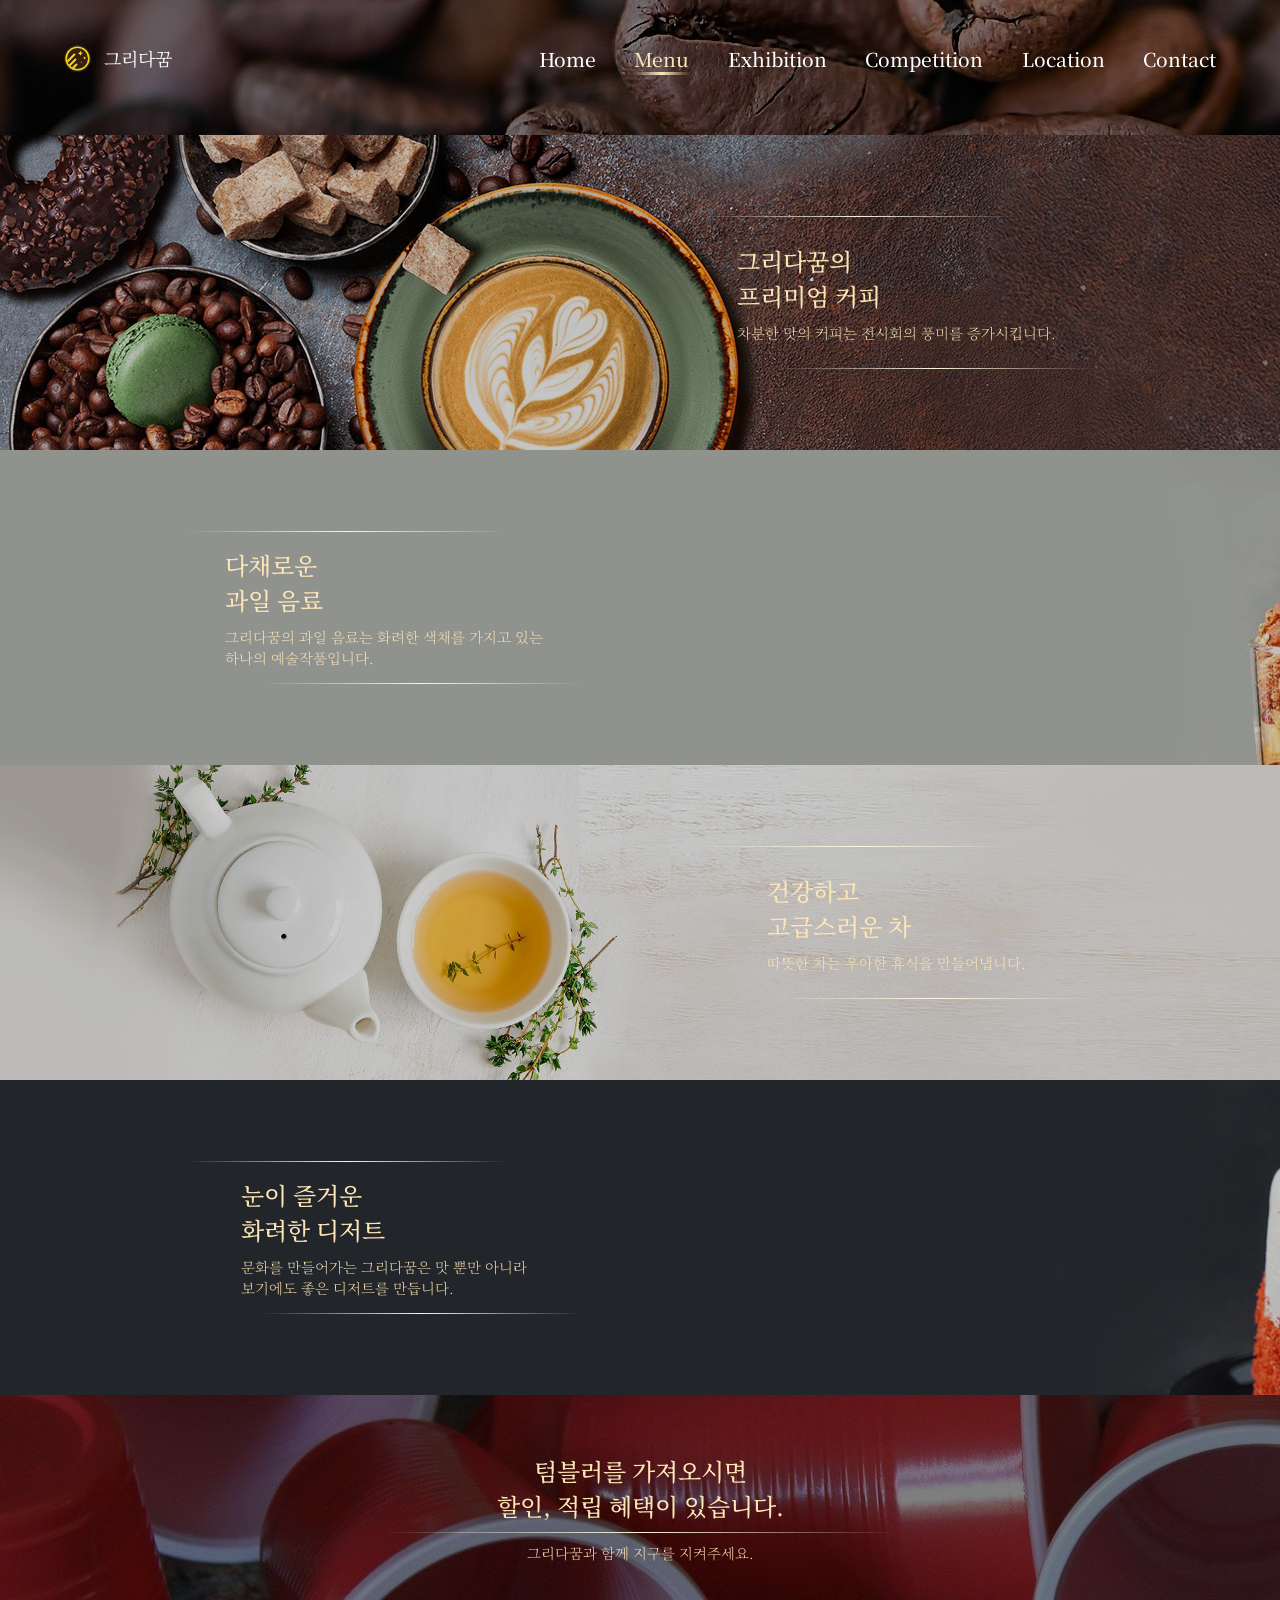
<file: menu.html>
<!DOCTYPE html>
<html lang="en">
<head>
  <meta charset="UTF-8">
  <meta http-equiv="X-UA-Compatible" content="IE=edge">
  <meta name="viewport" content="width=device-width, initial-scale=1.0">
  <title>Document</title>
  <link rel="stylesheet" href="./css/form.css">
  <link rel="stylesheet" href="./css/menu.css">
</head>
<body>
  <header>
    <nav>
      <div id="title">
        <div>
          <img src="./css/image/cafe_logo.svg" alt="">
        </div>
        <h1>그리다꿈</h1>
      </div>
      <ul id="menu">
          <li>
            <h2>
              <a href="./index.html">Home</a>
            </h2>
            <ul class="menu_sub">
              <li>
                <a href="./index.html">소개</a>
              </li>
            </ul>
          </li>
          <li>
            <h2>
              <a href="./menu.html">Menu</a>
            </h2>
            <ul class="menu_sub">
              <li>
                <a href="./menu-coffee.html">커피</a>
              </li>
              <li>
                <a href="./menu-coffee.html">음료</a>
              </li>
              <li>
                <a href="./menu-coffee.html">차</a>
              </li>
              <li>
                <a href="./menu-coffee.html">디저트</a>
              </li>
            </ul>
          </li>
          <li>
            <h2>
              <a href="./Exhibition.html">Exhibition</a>
            </h2>
            <ul class="menu_sub">
              <li>
                <a href="./Exhibition.html">전시목록</a>
              </li>
              <li>
                <a href="./exhibition-sub.html">전시일정</a>
              </li>
              <li>
                <a href="./exhibition-review.html">후기</a>
              </li>
            </ul>
          </li>
          <li>
            <h2>
              <a href="./competition.html">Competition</a>
            </h2>
            <ul class="menu_sub">
              <li>
                <a href="./competition.html">공모전일정</a>
              </li>
              <li>
                <a href="./competition.html">수상작품</a>
              </li>
              <li>
                <a href="./competition.html">응모하기</a>
              </li>
            </ul>
          </li>
          <li>
            <h2>
              <a href="./location.html">Location</a>
            </h2>
            <ul class="menu_sub">
              <li>
                <a href="./location.html">매장안내</a>
              </li>
            </ul>
          </li>
          <li>
            <h2>
              <a href="./contact.html">Contact</a>
            </h2>
            <ul class="menu_sub">
              <li>
                <a href="./contact.html">가맹안내</a>
              </li>
            </ul>
          </li>
        <div id="menuBg"></div>
        </ul>
    </nav>
    <section>
    </section>
  </header>
  <main>
    <div>
      <div class="dark2"></div>
      <div></div>
    </div>
    <div class="menu">
      <div class="Bg">
        <div></div>
        <div class="dark"></div>
      </div>
      <div class="menu-right">
        <div>
          <div class="menu-line"></div>
          <div>
            <h2>그리다꿈의</br>프리미엄 커피</h2>
            <p>차분한 맛의 커피는 전시회의 풍미를 증가시킵니다.</p>
          </div>
          <div class="menu-line"></div>
        </div>
      </div>
    </div>
    <div class="menu">
      <div class="Bg">
        <div></div>
        <div class="dark"></div>
      </div>
      <div class="menu-left">
        <div>
          <div class="menu-line"></div>
          <div>
            <h2>다채로운</br>과일 음료</h2>
            <p>그리다꿈의 과일 음료는 화려한 색채를 가지고 있는</br>하나의 예술작품입니다.</p>
          </div>
          <div class="menu-line"></div>
        </div>
      </div>
    </div>
    <div class="menu">
      <div class="Bg">
        <div></div>
        <div class="dark"></div>
      </div>
      <div class="menu-right">
        <div>
          <div class="menu-line"></div>
          <div>
            <h2>건강하고</br>고급스러운 차</h2>
            <p>따뜻한 차는 우아한 휴식을 만들어냅니다.</p>
          </div>
          <div class="menu-line"></div>
        </div>
      </div>
    </div>
    <div class="menu">
      <div class="Bg">
        <div></div>
        <div class="dark"></div>
      </div>
      <div class="menu-left">
        <div>
          <div class="menu-line"></div>
          <div>
            <h2>눈이 즐거운</br>화려한 디저트</h2>
            <p>문화를 만들어가는 그리다꿈은 맛 뿐만 아니라</br>
              보기에도 좋은 디저트를 만듭니다.</p>
          </div>
          <div class="menu-line"></div>
        </div>
      </div>
    </div>
    <div>
      <div id="cupBg">
        <div class="dark3"></div>
        <div></div>
      </div>
      <div>
        <h2>텀블러를 가져오시면</br>할인, 적립 혜택이 있습니다.</h2>
        <div class="menu-line"></div>
        <p>그리다꿈과 함께 지구를 지켜주세요.</p>
      </div>
    </div>
  </main>
  <script type="module" src="./js/form-basic.js"></script>
  <script type="module" src="./js/menu.js"></script>
</body>
</html>
</file>
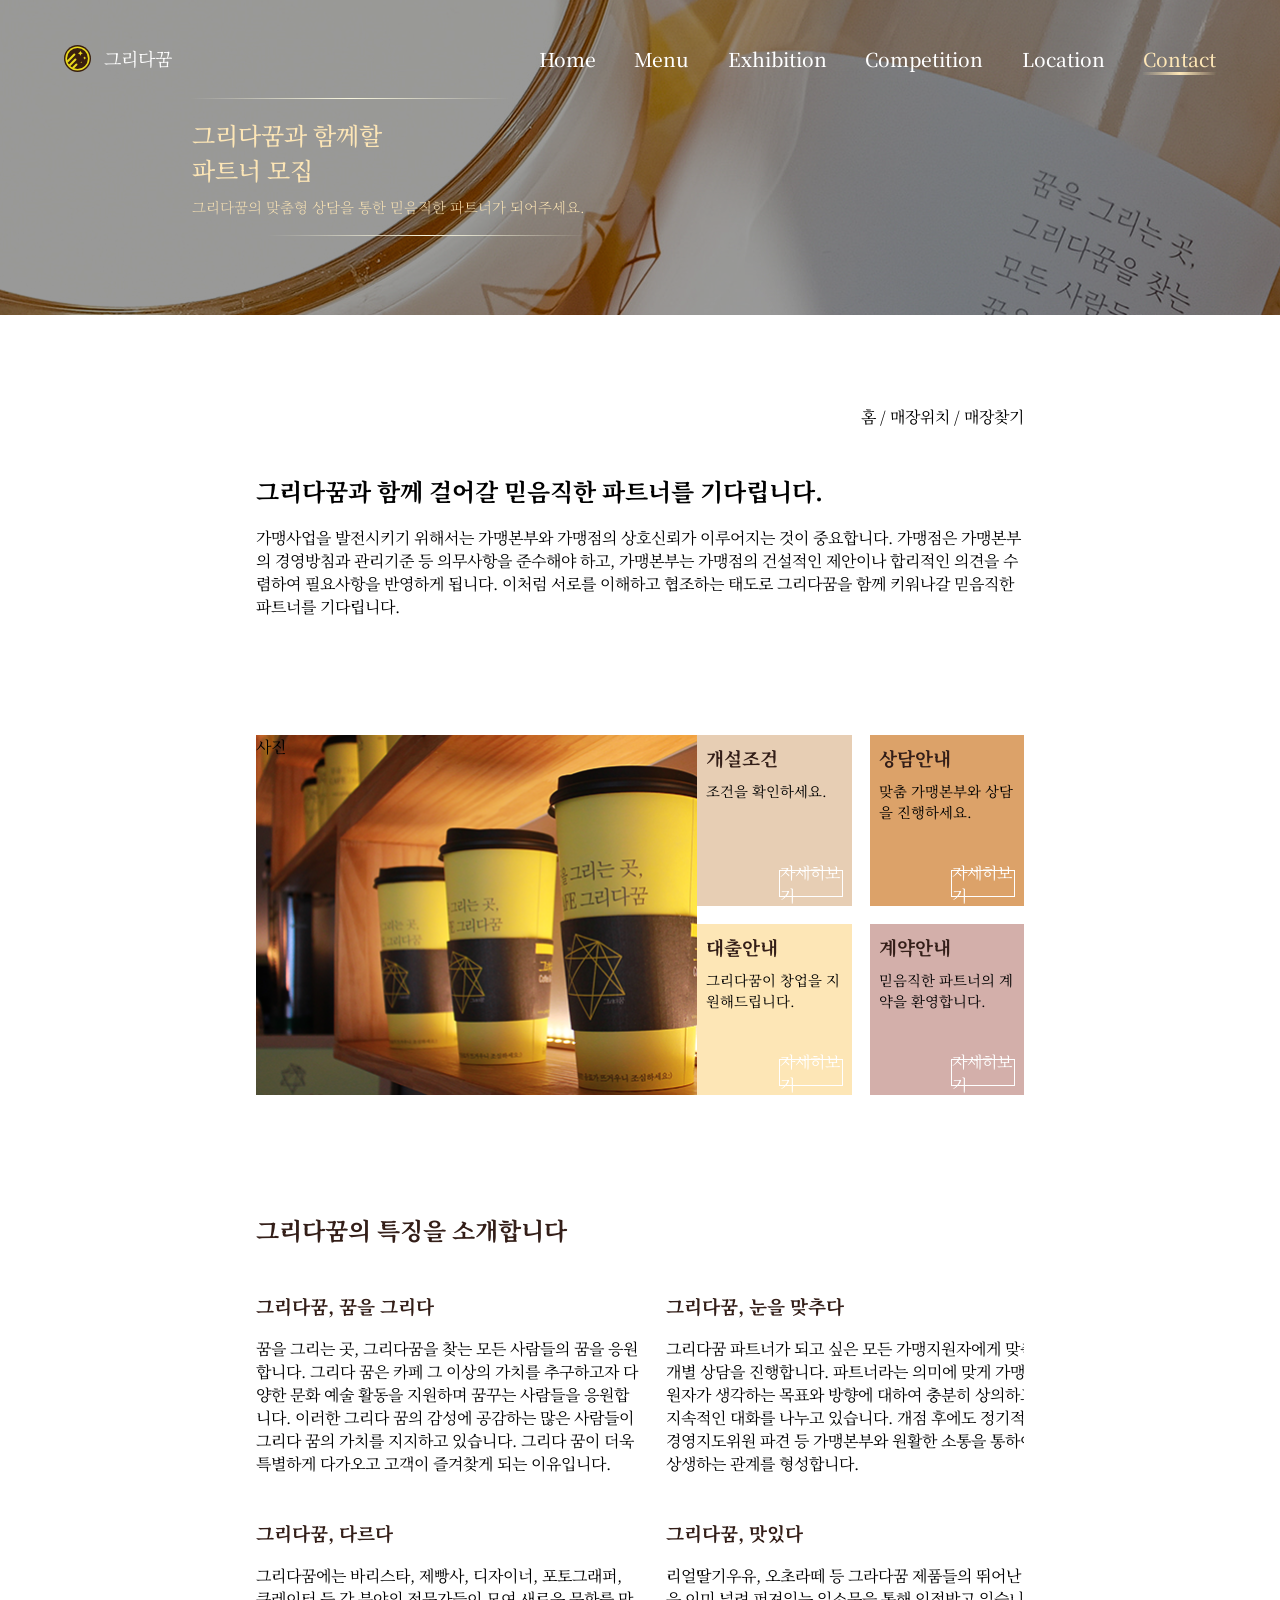
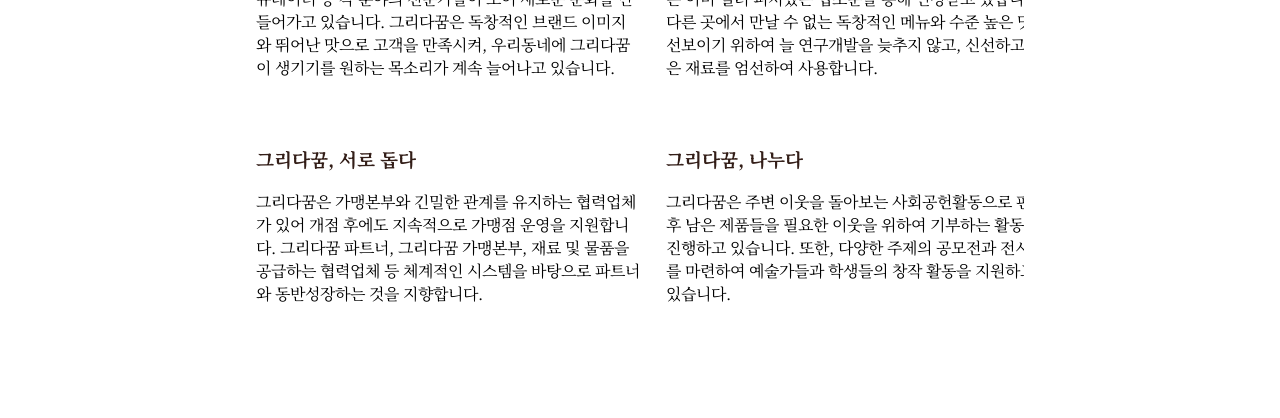
<file: mark_up/contact.html>
<!DOCTYPE html>
<html lang="en">
<head>
  <meta charset="UTF-8">
  <meta http-equiv="X-UA-Compatible" content="IE=edge">
  <meta name="viewport" content="width=device-width, initial-scale=1.0">
  <title>Document</title>
  <link rel="stylesheet" href="./css/form.css">
  <link rel="stylesheet" href="./css/contact.css">
</head>
<body>
  <header>
    <nav>
      <div id="title">
        <div>
          <img src="./css/image/cafe_logo.svg" alt="">
        </div>
        <h1>그리다꿈</h1>
      </div>
      <ul id="menu">
          <li>
            <h2>
              <a href="./index.html">Home</a>
            </h2>
            <ul class="menu_sub">
              <li>
                <a href="./index.html">소개</a>
              </li>
            </ul>
          </li>
          <li>
            <h2>
              <a href="./menu.html">Menu</a>
            </h2>
            <ul class="menu_sub">
              <li>
                <a href="./menu-coffee.html">커피</a>
              </li>
              <li>
                <a href="./menu-coffee.html">음료</a>
              </li>
              <li>
                <a href="./menu-coffee.html">차</a>
              </li>
              <li>
                <a href="./menu-coffee.html">디저트</a>
              </li>
            </ul>
          </li>
          <li>
            <h2>
              <a href="./Exhibition.html">Exhibition</a>
            </h2>
            <ul class="menu_sub">
              <li>
                <a href="./Exhibition.html">전시목록</a>
              </li>
              <li>
                <a href="./exhibition-sub.html">전시일정</a>
              </li>
              <li>
                <a href="./exhibition-review.html">후기</a>
              </li>
            </ul>
          </li>
          <li>
            <h2>
              <a href="./competition.html">Competition</a>
            </h2>
            <ul class="menu_sub">
              <li>
                <a href="./competition.html">공모전일정</a>
              </li>
              <li>
                <a href="./competition.html">수상작품</a>
              </li>
              <li>
                <a href="./competition.html">응모하기</a>
              </li>
            </ul>
          </li>
          <li>
            <h2>
              <a href="./location.html">Location</a>
            </h2>
            <ul class="menu_sub">
              <li>
                <a href="./location.html">매장안내</a>
              </li>
            </ul>
          </li>
          <li>
            <h2>
              <a href="./contact.html">Contact</a>
            </h2>
            <ul class="menu_sub">
              <li>
                <a href="./contact.html">가맹안내</a>
              </li>
            </ul>
          </li>
        <div id="menuBg"></div>
        </ul>
    </nav>
    <section>
    </section>
  </header>
  <main>
    <div id="headBg">
      <div>
        <div class="dark"></div>
        <div class="menu-left">
          <div>
            <div class="menu-line"></div>
            <div>
              <h2>그리다꿈과 함께할</br>파트너 모집</h2>
              <p>그리다꿈의 맞춤형 상담을 통한 믿음직한 파트너가 되어주세요.</p>
            </div>
            <div class="menu-line"></div>
          </div>
        </div>
      </div>
    </div>
    <section>
      <div>
        <p>홈 / 매장위치 / 매장찾기</p>
      </div>
      <div>
        <div>
          <h2>그리다꿈과 함께 걸어갈 믿음직한 파트너를 기다립니다.</h2>
          <p>가맹사업을 발전시키기 위해서는 가맹본부와 가맹점의 상호신뢰가 이루어지는 것이 중요합니다. 가맹점은 가맹본부의 경영방침과 관리기준 등 의무사항을 준수해야 하고, 가맹본부는 가맹점의 건설적인 제안이나 
            합리적인 의견을 수렴하여 필요사항을 반영하게 됩니다. 이처럼 서로를 이해하고 협조하는 태도로 그리다꿈을 함께 키워나갈 믿음직한 파트너를 기다립니다.</p>
        </div>
        <div>
          <div>사진</div>
          <div>
            <div class="contactBox">
              <div>
                <h3>개설조건</h3>
                <p>조건을 확인하세요.</p>
              </div>
              <div>
                <div>자세히보기</div>
              </div>
            </div>
            <div class="contactBox">
              <div>
                <h3>상담안내</h3>
                <p>맞춤 가맹본부와 상담을 진행하세요.</p>
              </div>
              <div>
                <div>자세히보기</div>
              </div>
            </div>
            <div class="contactBox">
              <div>
                <h3>대출안내</h3>
                <p>그리다꿈이 창업을 지원해드립니다.</p>
              </div>
              <div>
                <div>자세히보기</div>
              </div>
            </div>
            <div class="contactBox">
              <div>
                <h3>계약안내</h3>
                <p>믿음직한 파트너의 계약을 환영합니다.</p>
              </div>
              <div>
                <div>자세히보기</div>
              </div>
            </div>
          </div>
        </div>
        <div>
          <h2>그리다꿈의 특징을 소개합니다</h2>
          <div>

            <div>
              <h3>그리다꿈, 꿈을 그리다</h3>
              <p>꿈을 그리는 곳, 그리다꿈을 찾는 모든 사람들의 꿈을 응원합니다. 그리다 꿈은 카페 그 이상의 가치를 추구하고자 다양한 문화 예술 
                활동을 지원하며 꿈꾸는 사람들을 응원합니다. 이러한 그리다 꿈의 감성에 공감하는 많은 사람들이 그리다 꿈의 가치를 지지하고 있습니다. 그리다 꿈이 더욱 특별하게 다가오고 고객이 즐겨찾게 되는 이유입니다.</p>
            </div>
            <div>
              <h3>그리다꿈, 눈을 맞추다</h3>
              <p>그리다꿈 파트너가 되고 싶은 모든 가맹지원자에게 맞춤식 개별 
                상담을 진행합니다. 파트너라는 의미에 맞게 가맹지원자가 생각하는 목표와 방향에 대하여 충분히 상의하고 지속적인 대화를 나누고 있습니다. 개점 후에도 정기적인 경영지도위원 파견 등 가맹본부와 원활한 소통을 통하여 상생하는 관계를 형성합니다.</p>
            </div>
            <div>
              <h3>그리다꿈, 다르다</h3>
              <p>그리다꿈에는 바리스타, 제빵사, 디자이너, 포토그래퍼, 큐레이터 등 각 분야의 전문가들이 모여 새로운 문화를 만들어가고 있습니다. 그리다꿈은 독창적인 브랜드 이미지와 뛰어난 맛으로 고객을 만족시켜, 우리동네에 그리다꿈이 생기기를 원하는 목소리가 계속 늘어나고 있습니다.</p>
            </div>
            <div>
              <h3>그리다꿈, 맛있다</h3>
              <p>리얼딸기우유, 오초라떼 등 그라다꿈 제품들의 뛰어난 맛은 이미 널려 퍼져있는 입소문을 통해 인정받고 있습니다. 다른 곳에서 만날 수 없는 독창적인 메뉴와 수준 높은 맛을 선보이기 위하여 늘 연구개발을 늦추지 않고, 신선하고 좋은 재료를 엄선하여 사용합니다.</p>
            </div>
            <div>
              <h3>그리다꿈, 서로 돕다</h3>
              <p>그리다꿈은 가맹본부와 긴밀한 관계를 유지하는 협력업체가 있어 개점 후에도 지속적으로 가맹점 운영을 지원합니다. 그리다꿈 파트너, 그리다꿈 가맹본부, 재료 및 물품을 공급하는 협력업체 등 체계적인 시스템을 바탕으로 파트너와 동반성장하는 것을 지향합니다.</p>
            </div>
            <div>
              <h3>그리다꿈, 나누다</h3>
              <p>그리다꿈은 주변 이웃을 돌아보는 사회공헌활동으로 판매 후 남은 제품들을 필요한 이웃을 위하여 기부하는 활동을 진행하고 있습니다. 또한, 다양한 주제의 공모전과 전시회를 마련하여 예술가들과 학생들의 창작 활동을 지원하고 있습니다.</p>
            </div>
          </div>
        </div>
      </div>
    </section>
  </main>
  <script type="module" src="./js/form.js"></script>
  <script type="module" src="./js/contact.js"></script>
</body>
</html>
</file>
<file: css/form.css>
@import url("https://fonts.googleapis.com/css2?family=Noto+Serif+KR:wght@200;300;400;500;600;700;900&display=swap");
* {
  margin: 0;
  padding: 0;
  box-sizing: border-box;
  font-family: "Noto Serif KR", serif;
  list-style: none;
}

a {
  text-decoration: none;
}

:root {
  --color-1:#fff;
  --color-2:#331E18;
  --color-3:#FDE6B6;
  --color-4:#BCA1A1;
  --color-5:#3CB371;
  --color-5:#fff;
}

header {
  width: 100vw;
  position: fixed;
  top: 0;
  height: 30vh;
  padding-top: 5vh;
  display: flex;
  align-items: center;
  flex-direction: column;
  z-index: 10;
}
header > nav {
  width: 90vw;
  display: flex;
  justify-content: space-between;
}
header > nav > #title {
  display: flex;
  flex-direction: row;
}
header > nav > #title > div:nth-child(1) {
  width: 3vh;
  height: 3vh;
  display: flex;
  align-items: center;
  justify-content: center;
}
header > nav > #title > div:nth-child(1) > img {
  width: 100%;
}
header > nav > #title > h1 {
  font-size: 2vh;
  color: var(--color-1);
  margin-left: 1vw;
  font-weight: 400;
}
header > nav > #menu {
  display: flex;
}
header > nav > #menu > li {
  margin-left: 3vw;
}
header > nav > #menu > li > h2 {
  font-size: 1.2rem;
  font-weight: 500;
}
header > nav > #menu > li > h2 > a {
  color: var(--color-1);
}
header > nav > #menu > li > ul {
  margin-top: 3vh;
  display: flex;
  flex-direction: column;
}

#menuBg {
  width: 100vw;
  justify-content: center;
  z-index: -1;
  display: none;
  position: fixed;
  left: 0;
  background-color: rgba(0, 0, 0, 0.3);
  -webkit-backdrop-filter: blur(10px);
          backdrop-filter: blur(10px);
  top: 0vh;
}

.menu_sub {
  height: 20vh;
  overflow: hidden;
  display: none;
}

.menu_sub > li {
  display: none;
}
.menu_sub > li > a {
  color: var(--color-1);
}

::-webkit-scrollbar {
  display: none;
}/*# sourceMappingURL=form.css.map */
</file>
<file: css/index.css>
#menu > li:nth-child(1) > h2 > a {
  color: var(--color-3);
  border-bottom: 3px solid;
  -o-border-image: linear-gradient(to right, rgba(253, 230, 182, 0), rgb(253, 230, 182), rgba(253, 230, 182, 0));
     border-image: linear-gradient(to right, rgba(253, 230, 182, 0), rgb(253, 230, 182), rgba(253, 230, 182, 0));
  border-image-slice: 1;
}

#mainBg {
  position: absolute;
  z-index: -2;
  width: 100vw;
  height: 100vh;
}
#mainBg > div:nth-child(1) {
  height: 100vh;
  height: 100vh;
  position: relative;
  overflow: hidden;
  background-image: url("./image/page-bg/mainBg.png");
  background-position: center center;
}
#mainBg > div:nth-child(2) {
  position: absolute;
  top: 0;
  width: 100vw;
  height: 100vh;
  background-color: rgba(0, 0, 0, 0.2);
}

main {
  width: 100vw;
  height: 100vh;
  display: flex;
  flex-direction: column;
  align-items: center;
}
main > section {
  width: 80vw;
  margin-top: 30vh;
}
main > section > div:nth-child(1) {
  color: var(--color-1);
}
main > section > div:nth-child(1) > h1 {
  font-size: 3.5rem;
  font-weight: 400;
}
main > section > div:nth-child(1) > h1 > span {
  color: var(--color-3);
}
main > section > div:nth-child(1) > p {
  font-size: 1.2rem;
  margin-top: 2vh;
  font-weight: 200;
}
main > section > div:nth-child(2) {
  width: 13vw;
  height: 5vh;
  background-color: var(--color-3);
  display: flex;
  border-radius: 50px;
  justify-content: space-between;
  padding-left: 1vw;
  align-items: center;
  padding-right: 1vw;
  margin-top: 7vh;
}
main > section > div:nth-child(2) > h3 {
  font-size: 1rem;
  font-weight: 500;
}
main > section > div:nth-child(2) > div:nth-child(2) {
  width: 5vh;
  height: 2vh;
  display: flex;
  justify-content: flex-end;
}
main > section > div:nth-child(2) > div:nth-child(2) > img {
  height: 100%;
}
main > #mainPopup {
  width: 8vw;
  height: 16vh;
  position: absolute;
  bottom: 15vh;
  right: 10vw;
  padding: 2vh;
  background-color: rgba(0, 0, 0, 0.3);
  -webkit-backdrop-filter: blur(5px);
          backdrop-filter: blur(5px);
  border-radius: 5px;
  display: flex;
  flex-direction: column;
  justify-content: space-between;
}
main > #mainPopup > div:nth-child(1) {
  color: var(--color-1);
  font-weight: 400;
}
main > #mainPopup > div:nth-child(2) {
  display: flex;
  justify-content: flex-end;
}
main > #mainPopup > div:nth-child(2) > P {
  width: 4vw;
  border: 1px solid var(--color-1);
  display: flex;
  color: var(--color-1);
  align-items: center;
  justify-content: center;
}
main > #social {
  height: 3vh;
  position: absolute;
  bottom: 5vh;
  left: 5vw;
  display: flex;
  justify-content: space-between;
}
main > #social > div {
  width: 3vh;
  height: 3vh;
  margin-right: 1vw;
  display: flex;
  align-items: center;
  justify-content: center;
}
main > #social > div > img {
  width: 100%;
}/*# sourceMappingURL=index.css.map */
</file>
<file: css/competition.css>
#menu > li:nth-child(4) > h2 > a {
  color: var(--color-3);
  border-bottom: 3px solid;
  -o-border-image: linear-gradient(to right, rgba(253, 230, 182, 0), rgb(253, 230, 182), rgba(253, 230, 182, 0));
     border-image: linear-gradient(to right, rgba(253, 230, 182, 0), rgb(253, 230, 182), rgba(253, 230, 182, 0));
  border-image-slice: 1;
}

main {
  width: 100vw;
  display: flex;
  overflow-x: hidden;
  flex-direction: column;
  align-items: center;
  margin-bottom: 10vh;
}
main > section {
  margin-top: 10vh;
  width: 60vw;
  overflow-x: hidden;
}
main > section > div:nth-child(1) {
  display: flex;
  justify-content: flex-end;
}
main > section > div:nth-child(2) {
  margin-top: 5vh;
}
main > section > div:nth-child(2) > div:nth-child(1) {
  height: 5vh;
  display: flex;
  flex-direction: row;
  justify-content: space-between;
}
main > section > div:nth-child(2) > div:nth-child(1) > div {
  width: 10vw;
  height: 5vh;
  background-color: #B4856E;
  display: flex;
  align-items: center;
  justify-content: center;
  color: #331E18;
  font-weight: 600;
  font-size: 1.2rem;
}
main > section > div:nth-child(2) > div:nth-child(2) {
  margin-top: 5vh;
  display: flex;
  flex-direction: row;
  justify-content: space-between;
}
main > section > div:nth-child(2) > div:nth-child(2) > div {
  width: 18vw;
}
main > section > div:nth-child(2) > div:nth-child(2) > div > img {
  width: 100%;
  margin-bottom: 5vh;
}

#headBg {
  height: 35vh;
  width: 100vw;
}
#headBg > div:nth-child(1) {
  position: absolute;
  z-index: -1;
}
#headBg > div:nth-child(1) > .dark {
  height: 35vh;
  width: 100vw;
  position: absolute;
  background-color: rgba(0, 0, 0, 0.1);
}
#headBg > div:nth-child(1) > div:nth-child(2) {
  height: 35vh;
  width: 100vw;
  background-image: url("./image/page-bg/competitionBg.png");
}

.menu-left {
  width: 100vw;
  display: flex;
  flex-direction: column;
  justify-content: center;
  align-items: flex-start;
}
.menu-left > div {
  margin-top: 2vh;
  margin-left: 15vw;
  position: absolute;
  display: flex;
  flex-direction: column;
  align-items: center;
  justify-content: space-between;
}
.menu-left > div > div:nth-child(1) {
  position: relative;
  left: -3vw;
}
.menu-left > div > div:nth-child(2) {
  color: var(--color-3);
}
.menu-left > div > div:nth-child(2) > h2 {
  font-weight: 500;
  font-size: 1.5rem;
}
.menu-left > div > div:nth-child(2) > p {
  margin-top: 1vh;
  font-size: 0.9rem;
  font-weight: 100;
}
.menu-left > div > div:nth-child(3) {
  position: relative;
  left: 3vw;
}

.menu-line {
  width: 25vw;
  height: 1px;
  margin: 2vh;
  background: linear-gradient(to right, rgba(249, 246, 222, 0), rgb(249, 246, 222), rgba(249, 246, 222, 0));
}/*# sourceMappingURL=competition.css.map */
</file>
<file: css/contact.css>
#menu > li:nth-child(6) > h2 > a {
  color: var(--color-3);
  border-bottom: 3px solid;
  -o-border-image: linear-gradient(to right, rgba(253, 230, 182, 0), rgb(253, 230, 182), rgba(253, 230, 182, 0));
     border-image: linear-gradient(to right, rgba(253, 230, 182, 0), rgb(253, 230, 182), rgba(253, 230, 182, 0));
  border-image-slice: 1;
}

main {
  width: 100vw;
  display: flex;
  overflow-x: hidden;
  flex-direction: column;
  align-items: center;
  margin-bottom: 10vh;
}
main > section {
  margin-top: 10vh;
  width: 60vw;
  overflow-x: hidden;
}
main > section > div:nth-child(1) {
  display: flex;
  justify-content: flex-end;
}
main > section > div:nth-child(2) {
  margin-top: 5vh;
}
main > section > div:nth-child(2) > div:nth-child(1) > p {
  margin-top: 2vh;
}
main > section > div:nth-child(2) > div:nth-child(2) {
  margin-top: 13vh;
  display: flex;
  justify-content: space-between;
  flex-direction: row;
}
main > section > div:nth-child(2) > div:nth-child(2) > div:nth-child(1) {
  width: 38vw;
  height: 40vh;
  background-color: gray;
  background-image: url("./image/contact1.png");
  background-size: cover;
}
main > section > div:nth-child(2) > div:nth-child(2) > div:nth-child(2) {
  display: grid;
  width: 40vh;
  height: 40vh;
  grid-template-columns: 1fr 1fr;
  grid-template-rows: 1fr 1fr;
  gap: 2vh;
}
main > section > div:nth-child(2) > div:nth-child(2) > div:nth-child(2) > div {
  padding: 1vh;
  display: flex;
  flex-direction: column;
  justify-content: space-between;
}
main > section > div:nth-child(2) > div:nth-child(2) > div:nth-child(2) > div > div:nth-child(1) > h3 {
  color: var(--color-2);
}
main > section > div:nth-child(2) > div:nth-child(2) > div:nth-child(2) > div > div:nth-child(1) > p {
  margin-top: 1vh;
  font-size: 0.9rem;
}
main > section > div:nth-child(2) > div:nth-child(2) > div:nth-child(2) > div > div:nth-child(2) {
  display: flex;
  justify-content: flex-end;
}
main > section > div:nth-child(2) > div:nth-child(2) > div:nth-child(2) > div > div:nth-child(2) > div {
  height: 3vh;
  width: 5vw;
  border: 1px solid white;
  display: flex;
  align-items: center;
  justify-content: center;
  color: white;
}
main > section > div:nth-child(2) > div:nth-child(3) {
  margin-top: 13vh;
  color: var(--color-2);
}
main > section > div:nth-child(2) > div:nth-child(3) > div:nth-child(2) {
  margin-top: 3vh;
  display: grid;
  grid-template-rows: 1fr 1fr 1fr;
  grid-template-columns: 1fr 1fr;
  gap: 2vw;
}
main > section > div:nth-child(2) > div:nth-child(3) > div:nth-child(2) > div {
  width: 30vw;
  margin-top: 2vh;
  color: var(--color-2);
}
main > section > div:nth-child(2) > div:nth-child(3) > div:nth-child(2) > div > p {
  color: #000;
  margin-top: 2vh;
}

#headBg {
  height: 35vh;
  width: 100vw;
}
#headBg > div:nth-child(1) {
  position: absolute;
  z-index: -1;
}
#headBg > div:nth-child(1) > .dark {
  height: 35vh;
  width: 100vw;
  position: absolute;
  background-color: rgba(0, 0, 0, 0.4);
}
#headBg > div:nth-child(1) > div:nth-child(2) {
  height: 35vh;
  width: 100vw;
  background-image: url("./image/page-bg/contactBg.png");
}

.menu-left {
  width: 100vw;
  display: flex;
  flex-direction: column;
  justify-content: center;
  align-items: flex-start;
}
.menu-left > div {
  margin-top: 2vh;
  margin-left: 15vw;
  position: absolute;
  display: flex;
  flex-direction: column;
  align-items: center;
  justify-content: space-between;
}
.menu-left > div > div:nth-child(1) {
  position: relative;
  left: -3vw;
}
.menu-left > div > div:nth-child(2) {
  color: var(--color-3);
}
.menu-left > div > div:nth-child(2) > h2 {
  font-weight: 500;
  font-size: 1.5rem;
}
.menu-left > div > div:nth-child(2) > p {
  margin-top: 1vh;
  font-size: 0.9rem;
  font-weight: 100;
}
.menu-left > div > div:nth-child(3) {
  position: relative;
  left: 3vw;
}

.menu-line {
  width: 25vw;
  height: 1px;
  margin: 2vh;
  background: linear-gradient(to right, rgba(249, 246, 222, 0), rgb(249, 246, 222), rgba(249, 246, 222, 0));
}

h3 {
  color: var(--color-2);
}/*# sourceMappingURL=contact.css.map */
</file>
<file: css/exhibition-review.css>
#menu > li:nth-child(3) > h2 > a {
  color: var(--color-3);
  border-bottom: 3px solid;
  -o-border-image: linear-gradient(to right, rgba(253, 230, 182, 0), rgb(253, 230, 182), rgba(253, 230, 182, 0));
     border-image: linear-gradient(to right, rgba(253, 230, 182, 0), rgb(253, 230, 182), rgba(253, 230, 182, 0));
  border-image-slice: 1;
}

main {
  width: 100vw;
  display: flex;
  overflow-x: hidden;
  flex-direction: column;
  align-items: center;
  margin-bottom: 10vh;
}
main > section {
  margin-top: 10vh;
  width: 60vw;
  overflow-x: hidden;
}
main > section > div:nth-child(1) {
  display: flex;
  justify-content: flex-end;
}
main > section > div:nth-child(2) {
  margin-top: 5vh;
  display: flex;
  flex-direction: row;
  justify-content: space-between;
}
main > section > div:nth-child(2) > div {
  width: 18vw;
}
main > section > div:nth-child(2) > div > img {
  width: 100%;
  margin-bottom: 5vh;
}
main > section > div:nth-child(2) > div > div {
  padding: 2vh;
  background-color: antiquewhite;
  margin-bottom: 5vh;
}

#headBg {
  height: 35vh;
  width: 100vw;
}
#headBg > div:nth-child(1) {
  position: absolute;
  z-index: -1;
}
#headBg > div:nth-child(1) > .dark {
  height: 35vh;
  width: 100vw;
  position: absolute;
  background-color: rgba(0, 0, 0, 0.3);
}
#headBg > div:nth-child(1) > div:nth-child(2) {
  height: 35vh;
  width: 100vw;
  background-image: url("./image/page-bg/exhibition-reviewBg.png");
}

.menu-left {
  width: 100vw;
  display: flex;
  flex-direction: column;
  justify-content: center;
  align-items: flex-start;
}
.menu-left > div {
  margin-top: 2vh;
  margin-left: 15vw;
  position: absolute;
  display: flex;
  flex-direction: column;
  align-items: center;
  justify-content: space-between;
}
.menu-left > div > div:nth-child(1) {
  position: relative;
  left: -3vw;
}
.menu-left > div > div:nth-child(2) {
  color: var(--color-3);
}
.menu-left > div > div:nth-child(2) > h2 {
  font-weight: 500;
  font-size: 1.5rem;
}
.menu-left > div > div:nth-child(2) > p {
  margin-top: 1vh;
  font-size: 0.9rem;
  font-weight: 100;
}
.menu-left > div > div:nth-child(3) {
  position: relative;
  left: 3vw;
}

.menu-line {
  width: 25vw;
  height: 1px;
  margin: 2vh;
  background: linear-gradient(to right, rgba(249, 246, 222, 0), rgb(249, 246, 222), rgba(249, 246, 222, 0));
}/*# sourceMappingURL=exhibition-review.css.map */
</file>
<file: css/exhibition-sub.css>
#menu > li:nth-child(3) > h2 > a {
  color: var(--color-3);
  border-bottom: 3px solid;
  -o-border-image: linear-gradient(to right, rgba(253, 230, 182, 0), rgb(253, 230, 182), rgba(253, 230, 182, 0));
     border-image: linear-gradient(to right, rgba(253, 230, 182, 0), rgb(253, 230, 182), rgba(253, 230, 182, 0));
  border-image-slice: 1;
}

main {
  width: 100vw;
  display: flex;
  overflow-x: hidden;
  flex-direction: column;
  align-items: center;
  margin-bottom: 10vh;
}
main > section {
  margin-top: 10vh;
  width: 60vw;
  overflow-x: hidden;
}
main > section > div:nth-child(1) {
  display: flex;
  justify-content: flex-end;
}
main > section > div:nth-child(2) {
  margin-top: 5vh;
}
main > section > div:nth-child(2) > div:nth-child(2) {
  margin-top: 5vh;
  display: flex;
  flex-direction: row;
  justify-content: space-between;
}
main > section > div:nth-child(2) > div:nth-child(2) > div:nth-child(1) {
  width: 18vw;
}
main > section > div:nth-child(2) > div:nth-child(2) > div:nth-child(1) > img {
  width: 100%;
}
main > section > div:nth-child(2) > div:nth-child(2) > div:nth-child(2) {
  width: 40vw;
}
main > section > div:nth-child(2) > div:nth-child(2) > div:nth-child(2) > div {
  margin-top: 5vh;
  display: flex;
  flex-direction: row;
  justify-content: space-between;
}
main > section > div:nth-child(2) > div:nth-child(2) > div:nth-child(2) > div > div:nth-child(1) > p {
  margin-bottom: 2vh;
}
main > section > div:nth-child(2) > div:nth-child(2) > div:nth-child(2) > div > div:nth-child(2) > p {
  margin-bottom: 2vh;
}
main > section > div:nth-child(2) > div:nth-child(3) {
  margin-top: 7vh;
  display: flex;
  flex-direction: column;
}
main > section > div:nth-child(2) > div:nth-child(3) > div:nth-child(1) > p {
  margin-top: 3vh;
}
main > section > div:nth-child(2) > div:nth-child(3) > div:nth-child(2) {
  margin-top: 5vh;
}
main > section > div:nth-child(2) > div:nth-child(3) > div:nth-child(2) > p {
  margin-top: 3vh;
}
main > section > div:nth-child(2) > div:nth-child(4) {
  margin-top: 10vh;
  height: 5vh;
  display: flex;
  flex-direction: row;
  justify-content: flex-end;
}
main > section > div:nth-child(2) > div:nth-child(4) > div {
  width: 10vw;
  height: 5vh;
  margin-left: 2vw;
  display: flex;
  align-items: center;
  justify-content: center;
  border-radius: 5px;
}
main > section > div:nth-child(2) > div:nth-child(4) > div:nth-child(1) {
  background-color: #D3AFAA;
  color: #7B5244;
}
main > section > div:nth-child(2) > div:nth-child(4) > div:nth-child(2) {
  background-color: #7B5244;
  color: #D3AFAA;
}

#headBg {
  height: 35vh;
  width: 100vw;
}
#headBg > div:nth-child(1) {
  position: absolute;
  z-index: -1;
}
#headBg > div:nth-child(1) > .dark {
  height: 35vh;
  width: 100vw;
  position: absolute;
  background-color: rgba(0, 0, 0, 0.3);
}
#headBg > div:nth-child(1) > div:nth-child(2) {
  height: 35vh;
  width: 100vw;
  background-image: url("./image/page-bg/exhibition-subBG.png");
}

.line {
  width: 100vw;
  height: 3vh;
  position: relative;
  top: 2vh;
  display: flex;
  align-items: center;
  justify-content: center;
}

.line::after {
  content: "";
  flex-grow: 1;
  margin-left: 1vw;
  background-color: #000000;
  height: 1px;
}

.menu-left {
  width: 100vw;
  display: flex;
  flex-direction: column;
  justify-content: center;
  align-items: flex-start;
}
.menu-left > div {
  margin-top: 2vh;
  margin-left: 15vw;
  position: absolute;
  display: flex;
  flex-direction: column;
  align-items: center;
  justify-content: space-between;
}
.menu-left > div > div:nth-child(1) {
  position: relative;
  left: -3vw;
}
.menu-left > div > div:nth-child(2) {
  color: var(--color-3);
}
.menu-left > div > div:nth-child(2) > h2 {
  font-weight: 500;
  font-size: 1.5rem;
}
.menu-left > div > div:nth-child(2) > p {
  margin-top: 1vh;
  font-size: 0.9rem;
  font-weight: 100;
}
.menu-left > div > div:nth-child(3) {
  position: relative;
  left: 3vw;
}

.menu-line {
  width: 25vw;
  height: 1px;
  margin: 2vh;
  background: linear-gradient(to right, rgba(249, 246, 222, 0), rgb(249, 246, 222), rgba(249, 246, 222, 0));
}/*# sourceMappingURL=exhibition-sub.css.map */
</file>
<file: css/location.css>
#menu > li:nth-child(5) > h2 > a {
  color: var(--color-3);
  border-bottom: 3px solid;
  -o-border-image: linear-gradient(to right, rgba(253, 230, 182, 0), rgb(253, 230, 182), rgba(253, 230, 182, 0));
     border-image: linear-gradient(to right, rgba(253, 230, 182, 0), rgb(253, 230, 182), rgba(253, 230, 182, 0));
  border-image-slice: 1;
}

main {
  width: 100vw;
  display: flex;
  overflow-x: hidden;
  flex-direction: column;
  align-items: center;
  margin-bottom: 10vh;
}
main > section {
  margin-top: 10vh;
  width: 60vw;
  overflow-x: hidden;
}
main > section > div:nth-child(1) {
  display: flex;
  justify-content: flex-end;
}
main > section > div:nth-child(2) {
  margin-top: 5vh;
}
main > section > div:nth-child(2) > section:nth-child(1) > div:nth-child(2) {
  margin-top: 2vh;
  display: flex;
  flex-direction: row;
}
main > section > div:nth-child(2) > section:nth-child(1) > div:nth-child(2) > div:nth-child(1) {
  width: 40vw;
}
main > section > div:nth-child(2) > section:nth-child(1) > div:nth-child(2) > div:nth-child(1) > img {
  width: 100%;
}
main > section > div:nth-child(2) > section:nth-child(1) > div:nth-child(2) > div:nth-child(2) {
  margin-left: 2vw;
}
main > section > div:nth-child(2) > section:nth-child(1) > div:nth-child(2) > div:nth-child(2) > p {
  margin-top: 3vh;
}
main > section > div:nth-child(2) > section:nth-child(2) {
  margin-top: 15vh;
  display: flex;
  flex-direction: column;
}
main > section > div:nth-child(2) > section:nth-child(2) > h2 {
  display: flex;
  align-items: center;
  justify-content: center;
}
main > section > div:nth-child(2) > section:nth-child(2) > div:nth-child(2) {
  display: flex;
  flex-direction: row;
  margin-top: 3vh;
  justify-content: space-between;
}
main > section > div:nth-child(2) > section:nth-child(2) > div:nth-child(2) > div:nth-child(1) {
  display: flex;
  flex-direction: row;
  align-items: center;
}
main > section > div:nth-child(2) > section:nth-child(2) > div:nth-child(2) > div:nth-child(1) > div:nth-child(1) {
  width: 10vw;
  height: 3vh;
  border: 1px solid black;
}
main > section > div:nth-child(2) > section:nth-child(2) > div:nth-child(2) > div:nth-child(1) > div:nth-child(2) {
  margin-left: 1vw;
}
main > section > div:nth-child(2) > section:nth-child(2) > div:nth-child(2) > div:nth-child(2) {
  display: flex;
  flex-direction: row;
  align-items: center;
}
main > section > div:nth-child(2) > section:nth-child(2) > div:nth-child(2) > div:nth-child(2) > div:nth-child(1) {
  width: 10vw;
  height: 3vh;
  border: 1px solid black;
}
main > section > div:nth-child(2) > section:nth-child(2) > div:nth-child(2) > div:nth-child(2) > div:nth-child(2) {
  margin-left: 1vw;
}
main > section > div:nth-child(2) > section:nth-child(2) > div:nth-child(2) > div:nth-child(3) {
  display: flex;
  flex-direction: row;
  align-items: center;
}
main > section > div:nth-child(2) > section:nth-child(2) > div:nth-child(2) > div:nth-child(3) > div:nth-child(1) {
  width: 15vw;
  height: 3vh;
  border: 1px solid black;
  display: flex;
  align-items: center;
  justify-content: center;
}
main > section > div:nth-child(2) > section:nth-child(2) > div:nth-child(2) > div:nth-child(3) > div:nth-child(2) {
  margin-left: 1vw;
  width: 3vh;
  height: 3vh;
  display: flex;
  align-items: center;
  justify-content: center;
}
main > section > div:nth-child(2) > section:nth-child(2) > div:nth-child(2) > div:nth-child(3) > div:nth-child(2) > img {
  width: 80%;
}
main > section > div:nth-child(2) > section:nth-child(2) > div:nth-child(3) {
  margin-top: 5vh;
  display: flex;
  flex-direction: row;
}
main > section > div:nth-child(2) > section:nth-child(2) > div:nth-child(3) > div:nth-child(1) {
  width: 30vw;
  height: 70vh;
  display: flex;
  justify-content: center;
}
main > section > div:nth-child(2) > section:nth-child(2) > div:nth-child(3) > div:nth-child(1) > img {
  height: 100%;
}
main > section > div:nth-child(2) > section:nth-child(2) > div:nth-child(3) > div:nth-child(2) {
  margin-left: 2vw;
}
main > section > div:nth-child(2) > section:nth-child(2) > div:nth-child(3) > div:nth-child(2) > h3 {
  margin-bottom: 3vh;
}
main > section > div:nth-child(2) > section:nth-child(2) > div:nth-child(3) > div:nth-child(2) > p {
  margin-bottom: 2vh;
}

#headBg {
  height: 35vh;
  width: 100vw;
}
#headBg > div:nth-child(1) {
  position: absolute;
  z-index: -1;
}
#headBg > div:nth-child(1) > .dark {
  height: 35vh;
  width: 100vw;
  position: absolute;
  background-color: rgba(0, 0, 0, 0.5);
}
#headBg > div:nth-child(1) > div:nth-child(2) {
  height: 35vh;
  width: 100vw;
  background-image: url("./image/page-bg/locationBg.png");
}

.menu-left {
  width: 100vw;
  display: flex;
  flex-direction: column;
  justify-content: center;
  align-items: flex-start;
}
.menu-left > div {
  margin-top: 2vh;
  margin-left: 15vw;
  position: absolute;
  display: flex;
  flex-direction: column;
  align-items: center;
  justify-content: space-between;
}
.menu-left > div > div:nth-child(1) {
  position: relative;
  left: -3vw;
}
.menu-left > div > div:nth-child(2) {
  color: var(--color-3);
}
.menu-left > div > div:nth-child(2) > h2 {
  font-weight: 500;
  font-size: 1.5rem;
}
.menu-left > div > div:nth-child(2) > p {
  margin-top: 1vh;
  font-size: 0.9rem;
  font-weight: 100;
}
.menu-left > div > div:nth-child(3) {
  position: relative;
  left: 3vw;
}

.menu-line {
  width: 25vw;
  height: 1px;
  margin: 2vh;
  background: linear-gradient(to right, rgba(249, 246, 222, 0), rgb(249, 246, 222), rgba(249, 246, 222, 0));
}/*# sourceMappingURL=location.css.map */
</file>
<file: css/menu-coffee.css>
#menu > li:nth-child(2) > h2 > a {
  color: var(--color-3);
  border-bottom: 3px solid;
  -o-border-image: linear-gradient(to right, rgba(253, 230, 182, 0), rgb(253, 230, 182), rgba(253, 230, 182, 0));
     border-image: linear-gradient(to right, rgba(253, 230, 182, 0), rgb(253, 230, 182), rgba(253, 230, 182, 0));
  border-image-slice: 1;
}

main {
  width: 100vw;
  display: flex;
  overflow-x: hidden;
  flex-direction: column;
  align-items: center;
  margin-bottom: 10vh;
}
main > section {
  margin-top: 10vh;
  width: 60vw;
  overflow-x: hidden;
}
main > section > div:nth-child(1) {
  display: flex;
  justify-content: flex-end;
}
main > section > div:nth-child(2) {
  margin-top: 5vh;
  display: grid;
  gap: 20px;
  row-gap: 50px;
  grid-template-columns: 1fr 1fr 1fr 1fr;
  grid-template-rows: 1fr 1fr 1fr;
  justify-content: center;
}
main > section > div:nth-child(2) > div {
  display: flex;
  flex-direction: column;
  align-items: center;
}
main > section > div:nth-child(2) > div > div:nth-child(1) {
  width: 100%;
  height: 30vh;
  display: flex;
  flex-direction: column;
  align-items: center;
}
main > section > div:nth-child(2) > div > div:nth-child(1) > div:nth-child(1) {
  width: 100%;
  height: 25vh;
  position: relative;
  z-index: -2;
}
main > section > div:nth-child(2) > div > div:nth-child(1) > div:nth-child(2) {
  width: 7vw;
  height: 20vh;
  position: absolute;
  margin-top: 10vh;
  z-index: -1;
  display: flex;
  align-items: center;
  justify-content: center;
}
main > section > div:nth-child(2) > div > div:nth-child(1) > div:nth-child(2) > img {
  width: 200%;
}
#headBg {
  height: 35vh;
  width: 100vw;
}
#headBg > div:nth-child(1) {
  position: absolute;
  z-index: -1;
}
#headBg > div:nth-child(1) > .dark {
  height: 35vh;
  width: 100vw;
  position: absolute;
  background-color: rgba(0, 0, 0, 0.3);
}
#headBg > div:nth-child(1) > div:nth-child(2) {
  height: 35vh;
  width: 100vw;
  background-image: url("./image/page-bg/coffee_bg.png");
}

.menu-left {
  width: 100vw;
  display: flex;
  flex-direction: column;
  justify-content: center;
  align-items: flex-start;
}
.menu-left > div {
  margin-top: 2vh;
  margin-left: 15vw;
  position: absolute;
  display: flex;
  flex-direction: column;
  align-items: center;
  justify-content: space-between;
}
.menu-left > div > div:nth-child(1) {
  position: relative;
  left: -3vw;
}
.menu-left > div > div:nth-child(2) {
  color: var(--color-3);
}
.menu-left > div > div:nth-child(2) > h2 {
  font-weight: 500;
  font-size: 1.5rem;
}
.menu-left > div > div:nth-child(2) > p {
  margin-top: 1vh;
  font-size: 0.9rem;
  font-weight: 100;
}
.menu-left > div > div:nth-child(3) {
  position: relative;
  left: 3vw;
}

.menu-line {
  width: 25vw;
  height: 1px;
  margin: 2vh;
  background: linear-gradient(to right, rgba(249, 246, 222, 0), rgb(249, 246, 222), rgba(249, 246, 222, 0));
}

.cafe_latte {
  margin-left: 2vw;
}

.mocha > img {
  margin-top: -5vh;
}

.latte > img {
  margin-left: 2vw;
  margin-top: -2vh;
}

.top > img {
  margin-top: -3vh;
}

.top2 > img {
  margin-top: -4vh;
}

.bottom > img {
  margin-bottom: -2vh;
}/*# sourceMappingURL=menu-coffee.css.map */
</file>
<file: css/menu.css>
#menu > li:nth-child(2) > h2 > a {
  color: var(--color-3);
  border-bottom: 3px solid;
  -o-border-image: linear-gradient(to right, rgba(253, 230, 182, 0), rgb(253, 230, 182), rgba(253, 230, 182, 0));
     border-image: linear-gradient(to right, rgba(253, 230, 182, 0), rgb(253, 230, 182), rgba(253, 230, 182, 0));
  border-image-slice: 1;
}

main {
  width: 100%;
  overflow-x: hidden;
}
main > div:nth-child(1) > div:nth-child(2) {
  height: 15vh;
  background-image: url("./image/banner/1.png");
}
main > div:nth-child(2) > div:nth-child(1) {
  background-image: url("./image/banner/coffee_banner.png");
}
main > div:nth-child(3) > div:nth-child(1) {
  background-image: url("./image/banner/fruit drink.png");
}
main > div:nth-child(4) > div:nth-child(1) {
  background-image: url("./image/banner/tea_banner.png");
}
main > div:nth-child(5) > div:nth-child(1) {
  background-image: url("./image/banner/dessert_banner.png");
}
main > div:nth-child(6) {
  height: 25vh;
  display: flex;
  align-items: center;
  justify-content: center;
}
main > div:nth-child(6) > #cupBg {
  width: 100vw;
  height: 25vh;
  z-index: -1;
  position: absolute;
}
main > div:nth-child(6) > #cupBg > div:nth-child(1) {
  width: 100vw;
  height: 25vh;
}
main > div:nth-child(6) > #cupBg > div:nth-child(2) {
  width: 100vw;
  height: 25vh;
  background-image: url("./image/banner/ad.png");
}
main > div:nth-child(6) > div:nth-child(2) {
  width: 100vw;
  display: flex;
  flex-direction: column;
  align-items: center;
}
main > div:nth-child(6) > div:nth-child(2) > h2 {
  text-align: center;
  color: var(--color-3);
  font-weight: 500;
  font-size: 1.5rem;
}
main > div:nth-child(6) > div:nth-child(2) > div:nth-child(2) {
  width: 40vw;
  margin: 1vh;
}
main > div:nth-child(6) > div:nth-child(2) > p {
  color: var(--color-3);
  font-size: 0.9rem;
  font-weight: 100;
}

.menu {
  width: 100vw;
  height: 35vh;
  display: flex;
}
.menu > .Bg {
  width: 100%;
  height: 35vh;
  position: absolute;
  z-index: -3;
}
.menu > .Bg > div:nth-child(1) {
  width: 100%;
  height: 100%;
  background-size: cover;
  position: absolute;
  z-index: -2;
}
.menu:hover {
  cursor: pointer;
}

.Bg {
  width: 100%;
  height: 35vh;
  position: absolute;
  z-index: -2;
}

.menu-line {
  width: 25vw;
  height: 1px;
  background: linear-gradient(to right, rgba(249, 246, 222, 0), rgb(249, 246, 222), rgba(249, 246, 222, 0));
}

.menu-right {
  width: 100vw;
  display: flex;
  flex-direction: column;
  justify-content: center;
  align-items: flex-end;
}
.menu-right > div {
  margin-right: 15vw;
  width: 30vw;
  height: 17vh;
  display: flex;
  flex-direction: column;
  align-items: center;
  justify-content: space-between;
}
.menu-right > div > div:nth-child(1) {
  position: relative;
  left: -3vw;
}
.menu-right > div > div:nth-child(2) {
  color: var(--color-3);
}
.menu-right > div > div:nth-child(2) > h2 {
  font-weight: 500;
  font-size: 1.5rem;
}
.menu-right > div > div:nth-child(2) > p {
  margin-top: 1vh;
  font-size: 0.9rem;
  font-weight: 100;
}
.menu-right > div > div:nth-child(3) {
  position: relative;
  left: 3vw;
}

.menu-left {
  width: 100vw;
  display: flex;
  flex-direction: column;
  justify-content: center;
  align-items: flex-start;
}
.menu-left > div {
  margin-left: 15vw;
  width: 30vw;
  height: 17vh;
  display: flex;
  flex-direction: column;
  align-items: center;
  justify-content: space-between;
}
.menu-left > div > div:nth-child(1) {
  position: relative;
  left: -3vw;
}
.menu-left > div > div:nth-child(2) {
  color: var(--color-3);
}
.menu-left > div > div:nth-child(2) > h2 {
  font-weight: 500;
  font-size: 1.5rem;
}
.menu-left > div > div:nth-child(2) > p {
  margin-top: 1vh;
  font-size: 0.9rem;
  font-weight: 100;
}
.menu-left > div > div:nth-child(3) {
  position: relative;
  left: 3vw;
}

.dark {
  width: 100vw;
  height: 35vh;
  position: absolute;
  z-index: 2;
  top: 0vh;
  background-color: rgba(0, 0, 0, 0.2);
}

.dark2 {
  width: 100vw;
  height: 15vh;
  position: absolute;
  z-index: 10;
  top: 0vh;
  z-index: 2;
  background-color: rgba(0, 0, 0, 0.5);
}

.dark3 {
  width: 100vw;
  height: 25vh;
  position: absolute;
  z-index: 10;
  top: 0vh;
  z-index: 2;
  background-color: rgba(0, 0, 0, 0.5);
}/*# sourceMappingURL=menu.css.map */
</file>
<file: mark_up/css/form.css>
@import url("https://fonts.googleapis.com/css2?family=Noto+Serif+KR:wght@200;300;400;500;600;700;900&display=swap");
* {
  margin: 0;
  padding: 0;
  box-sizing: border-box;
  font-family: "Noto Serif KR", serif;
  list-style: none;
}

a {
  text-decoration: none;
}

:root {
  --color-1:#fff;
  --color-2:#331E18;
  --color-3:#FDE6B6;
  --color-4:#BCA1A1;
  --color-5:#3CB371;
  --color-5:#fff;
}

header {
  width: 100vw;
  position: fixed;
  top: 0;
  height: 30vh;
  padding-top: 5vh;
  display: flex;
  align-items: center;
  flex-direction: column;
  z-index: 10;
}
header > nav {
  width: 90vw;
  display: flex;
  justify-content: space-between;
}
header > nav > #title {
  display: flex;
  flex-direction: row;
}
header > nav > #title > div:nth-child(1) {
  width: 3vh;
  height: 3vh;
  display: flex;
  align-items: center;
  justify-content: center;
}
header > nav > #title > div:nth-child(1) > img {
  width: 100%;
}
header > nav > #title > h1 {
  font-size: 2vh;
  color: var(--color-1);
  margin-left: 1vw;
  font-weight: 400;
}
header > nav > #menu {
  display: flex;
}
header > nav > #menu > li {
  margin-left: 3vw;
}
header > nav > #menu > li > h2 {
  font-size: 1.2rem;
  font-weight: 500;
}
header > nav > #menu > li > h2 > a {
  color: var(--color-1);
}
header > nav > #menu > li > ul {
  margin-top: 3vh;
  display: flex;
  flex-direction: column;
}

#menuBg {
  width: 100vw;
  justify-content: center;
  z-index: -1;
  display: none;
  position: fixed;
  left: 0;
  background-color: rgba(0, 0, 0, 0.3);
  -webkit-backdrop-filter: blur(10px);
          backdrop-filter: blur(10px);
  top: 0vh;
}

.menu_sub {
  height: 20vh;
  overflow: hidden;
  display: none;
}

.menu_sub > li {
  display: none;
}
.menu_sub > li > a {
  color: var(--color-1);
}

::-webkit-scrollbar {
  display: none;
}/*# sourceMappingURL=form.css.map */
</file>
<file: mark_up/css/contact.css>
#menu > li:nth-child(6) > h2 > a {
  color: var(--color-3);
  border-bottom: 3px solid;
  -o-border-image: linear-gradient(to right, rgba(253, 230, 182, 0), rgb(253, 230, 182), rgba(253, 230, 182, 0));
     border-image: linear-gradient(to right, rgba(253, 230, 182, 0), rgb(253, 230, 182), rgba(253, 230, 182, 0));
  border-image-slice: 1;
}

main {
  width: 100vw;
  display: flex;
  overflow-x: hidden;
  flex-direction: column;
  align-items: center;
  margin-bottom: 10vh;
}
main > section {
  margin-top: 10vh;
  width: 60vw;
  overflow-x: hidden;
}
main > section > div:nth-child(1) {
  display: flex;
  justify-content: flex-end;
}
main > section > div:nth-child(2) {
  margin-top: 5vh;
}
main > section > div:nth-child(2) > div:nth-child(1) > p {
  margin-top: 2vh;
}
main > section > div:nth-child(2) > div:nth-child(2) {
  margin-top: 13vh;
  display: flex;
  justify-content: space-between;
  flex-direction: row;
}
main > section > div:nth-child(2) > div:nth-child(2) > div:nth-child(1) {
  width: 38vw;
  height: 40vh;
  background-color: gray;
  background-image: url("./image/contact1.png");
  background-size: cover;
}
main > section > div:nth-child(2) > div:nth-child(2) > div:nth-child(2) {
  display: grid;
  width: 40vh;
  height: 40vh;
  grid-template-columns: 1fr 1fr;
  grid-template-rows: 1fr 1fr;
  gap: 2vh;
}
main > section > div:nth-child(2) > div:nth-child(2) > div:nth-child(2) > div {
  padding: 1vh;
  display: flex;
  flex-direction: column;
  justify-content: space-between;
}
main > section > div:nth-child(2) > div:nth-child(2) > div:nth-child(2) > div > div:nth-child(1) > h3 {
  color: var(--color-2);
}
main > section > div:nth-child(2) > div:nth-child(2) > div:nth-child(2) > div > div:nth-child(1) > p {
  margin-top: 1vh;
  font-size: 0.9rem;
}
main > section > div:nth-child(2) > div:nth-child(2) > div:nth-child(2) > div > div:nth-child(2) {
  display: flex;
  justify-content: flex-end;
}
main > section > div:nth-child(2) > div:nth-child(2) > div:nth-child(2) > div > div:nth-child(2) > div {
  height: 3vh;
  width: 5vw;
  border: 1px solid white;
  display: flex;
  align-items: center;
  justify-content: center;
  color: white;
}
main > section > div:nth-child(2) > div:nth-child(3) {
  margin-top: 13vh;
  color: var(--color-2);
}
main > section > div:nth-child(2) > div:nth-child(3) > div:nth-child(2) {
  margin-top: 3vh;
  display: grid;
  grid-template-rows: 1fr 1fr 1fr;
  grid-template-columns: 1fr 1fr;
  gap: 2vw;
}
main > section > div:nth-child(2) > div:nth-child(3) > div:nth-child(2) > div {
  width: 30vw;
  margin-top: 2vh;
  color: var(--color-2);
}
main > section > div:nth-child(2) > div:nth-child(3) > div:nth-child(2) > div > p {
  color: #000;
  margin-top: 2vh;
}

#headBg {
  height: 35vh;
  width: 100vw;
}
#headBg > div:nth-child(1) {
  position: absolute;
  z-index: -1;
}
#headBg > div:nth-child(1) > .dark {
  height: 35vh;
  width: 100vw;
  position: absolute;
  background-color: rgba(0, 0, 0, 0.4);
}
#headBg > div:nth-child(1) > div:nth-child(2) {
  height: 35vh;
  width: 100vw;
  background-image: url("./image/page-bg/contactBg.png");
}

.menu-left {
  width: 100vw;
  display: flex;
  flex-direction: column;
  justify-content: center;
  align-items: flex-start;
}
.menu-left > div {
  margin-top: 2vh;
  margin-left: 15vw;
  position: absolute;
  display: flex;
  flex-direction: column;
  align-items: center;
  justify-content: space-between;
}
.menu-left > div > div:nth-child(1) {
  position: relative;
  left: -3vw;
}
.menu-left > div > div:nth-child(2) {
  color: var(--color-3);
}
.menu-left > div > div:nth-child(2) > h2 {
  font-weight: 500;
  font-size: 1.5rem;
}
.menu-left > div > div:nth-child(2) > p {
  margin-top: 1vh;
  font-size: 0.9rem;
  font-weight: 100;
}
.menu-left > div > div:nth-child(3) {
  position: relative;
  left: 3vw;
}

.menu-line {
  width: 25vw;
  height: 1px;
  margin: 2vh;
  background: linear-gradient(to right, rgba(249, 246, 222, 0), rgb(249, 246, 222), rgba(249, 246, 222, 0));
}

h3 {
  color: var(--color-2);
}/*# sourceMappingURL=contact.css.map */
</file>
